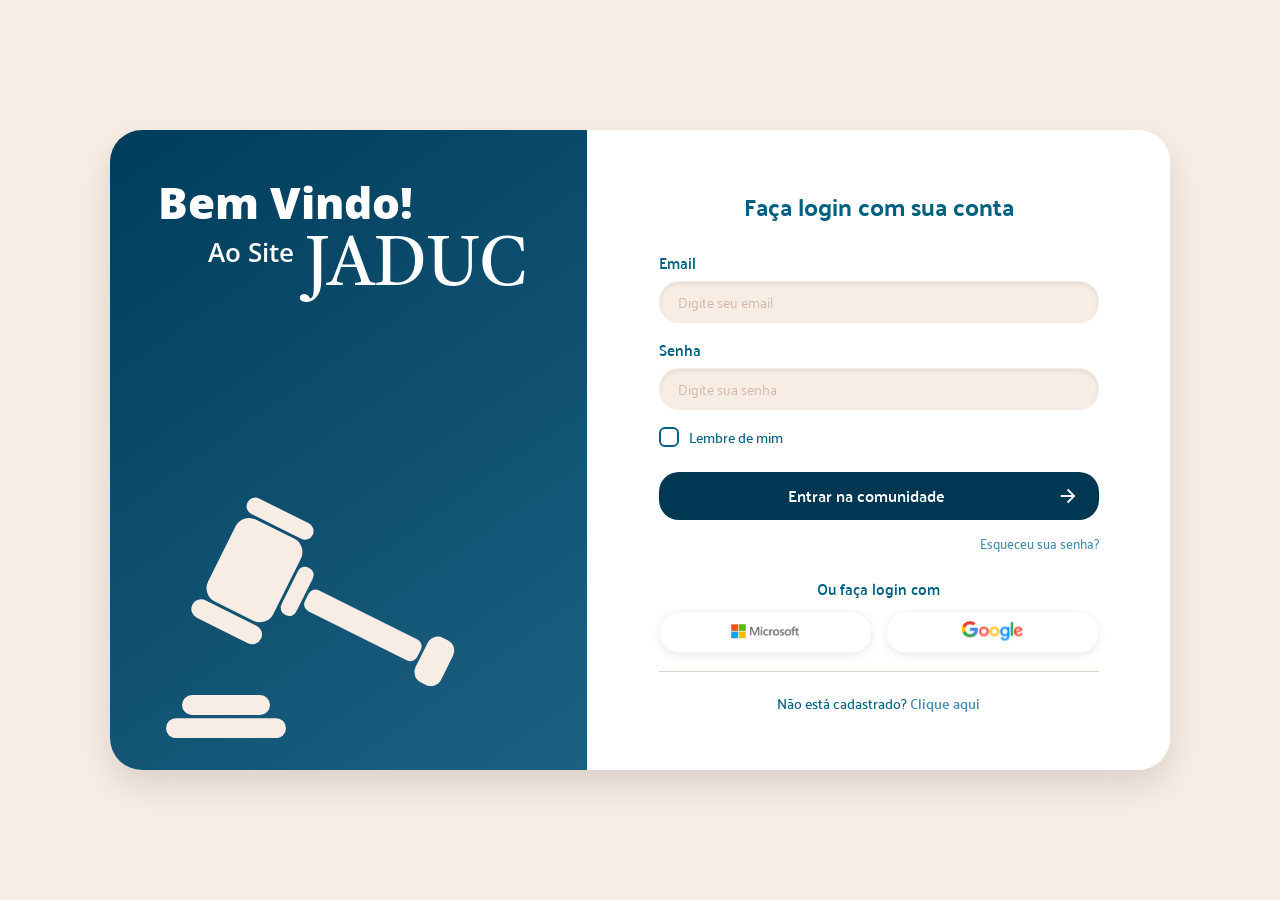
<file: Jaduc/Página de Comunidade/index.html>
<!DOCTYPE html>
<html lang="pt-BR">

<head>
    <meta charset="utf-8">
    <meta name="viewport" content="width=device-width, initial-scale=1.0">
    <meta name="description" content="Comunidade JADUC - Conecte-se com seus vizinhos em Pimentas, Guarulhos - SP">
    <title>JADUC | Comunidade</title>
    <link rel="stylesheet" href="globals.css">
    <link rel="stylesheet" href="style.css">
</head>

<body>

    <!-- ==========================================
         HEADER / NAVEGAÇÃO PRINCIPAL
    ========================================== -->
    <header class="main-header">
        <div class="header-container">
            <!-- Logo JADUC -->
            <a href="../Página de Comunidade/index.html" class="header-logo">
                <img src="../img/icon_page.svg" alt="Logo JADUC" class="logo-icon">
                <span class="logo-text">JADUC</span>
            </a>

            <!-- Navegação Principal -->
            <nav class="main-nav" aria-label="Navegação principal">
                <a href="../Página de Comunidade/index.html" class="nav-item nav-item--active" aria-current="page">
                    <img src="../img/comunidade_page.svg" alt="" class="nav-icon" aria-hidden="true">
                    <span>Comunidade</span>
                </a>

                <a href="../Página de Transparência/index.html" class="nav-item">
                    <img src="../img/trans_page.svg" alt="" class="nav-icon" aria-hidden="true">
                    <span>Transparência</span>
                </a>

                <a href="#" class="nav-item">
                    <svg class="nav-icon" viewBox="0 0 24 24" fill="none" xmlns="http://www.w3.org/2000/svg" aria-hidden="true">
                        <path d="M19 3H5C3.89543 3 3 3.89543 3 5V19C3 20.1046 3.89543 21 5 21H19C20.1046 21 21 20.1046 21 19V5C21 3.89543 20.1046 3 19 3Z" stroke="currentColor" stroke-width="2"/>
                        <path d="M7 7H17M7 11H17M7 15H13" stroke="currentColor" stroke-width="2" stroke-linecap="round"/>
                    </svg>
                    <span>Notícias</span>
                </a>
            </nav>

            <!-- Informações do Usuário -->
            <div class="header-user">
                <div class="user-location">
                    <span class="location-text" id="user-location">Pimentas, Guarul...</span>
                </div>
                <div class="user-profile">
                    <span class="user-name" id="user-name">Usuario</span>
                    <button class="user-avatar" id="user-avatar-btn" aria-label="Menu do usuário">
                        <svg viewBox="0 0 24 24" fill="none" xmlns="http://www.w3.org/2000/svg">
                            <circle cx="12" cy="8" r="4" fill="currentColor"/>
                            <path d="M6 21C6 17.134 8.686 14 12 14C15.314 14 18 17.134 18 21" stroke="currentColor" stroke-width="2" stroke-linecap="round"/>
                        </svg>
                    </button>
                </div>
                <button class="menu-toggle" aria-label="Menu hambúrguer" id="mobile-menu-toggle">
                    <span></span>
                    <span></span>
                    <span></span>
                </button>
            </div>

            <!-- Menu Dropdown do Usuário -->
            <div class="user-menu" id="user-menu">
                <button class="user-menu-item" id="logout-btn">
                    <svg viewBox="0 0 24 24" fill="none" xmlns="http://www.w3.org/2000/svg">
                        <path d="M9 21H5C3.89543 21 3 20.1046 3 19V5C3 3.89543 3.89543 3 5 3H9" stroke="currentColor" stroke-width="2" stroke-linecap="round"/>
                        <path d="M16 17L21 12M21 12L16 7M21 12H9" stroke="currentColor" stroke-width="2" stroke-linecap="round" stroke-linejoin="round"/>
                    </svg>
                    Sair
                </button>
            </div>
        </div>
    </header>

    <!-- ==========================================
         CONTEÚDO PRINCIPAL
    ========================================== -->
    <main class="community-page">

        <!-- Hero/Subtitle Section -->
        <section class="hero-section">
            <p class="hero-text">
                Conecte-se com seus vizinhos em <strong id="hero-location">Pimentas, Guarulhos - SP</strong>
            </p>
        </section>

        <!-- Filtros de Categoria -->
        <section class="filters-section">
            <button class="filter-btn filter-btn--active" data-filter="all">
                Todas as ações
            </button>
            <button class="filter-btn" data-filter="bairro">
                Meu Bairro
            </button>
            <button class="filter-btn" data-filter="voluntariado">
                Voluntariados
            </button>
            <button class="filter-btn" data-filter="debate">
                Debates
            </button>
        </section>

        <!-- Feed de Posts -->
        <section class="feed-section" id="feed-container">
            
            <!-- Post 1 -->
            <article class="post-card" data-category="voluntariado">
                <div class="post-header">
                    <div class="post-user-info">
                        <div class="user-avatar-post">
                            <span>U</span>
                        </div>
                        <div class="user-details">
                            <h3 class="post-username">Usuario</h3>
                            <div class="post-meta">
                                <svg class="location-icon" viewBox="0 0 24 24" fill="none" xmlns="http://www.w3.org/2000/svg">
                                    <path d="M12 2C8.13 2 5 5.13 5 9C5 14.25 12 22 12 22C12 22 19 14.25 19 9C19 5.13 15.87 2 12 2Z" stroke="currentColor" stroke-width="2"/>
                                    <circle cx="12" cy="9" r="2.5" stroke="currentColor" stroke-width="2"/>
                                </svg>
                                <span class="post-location">Bairro, Cidade - Estado</span>
                                <span class="post-separator">•</span>
                                <span class="post-timestamp" data-time="2026-09-14T22:00:00">0 segundos atrás</span>
                            </div>
                        </div>
                    </div>
                    <div class="post-badge">
                        <span>voluntariado</span>
                    </div>
                </div>

                <div class="post-content">
                    <h4 class="post-title">Ação, Atitude, Assunto</h4>
                    <div class="post-text">
                        <p class="post-preview">
                            Ação, Atitude, Assunto, Ação, Atitude, Assunto, Ação, Atitude, Assunto, Ação, Atitude, Assunto, Ação, Atitude, Assunto, Ação, Atitude, Assunto, Ação, Atitude, Assunto, Ação, Atitude, Assunto, Ação, Atitude, Assunto, Ação, Atitude, Assunto, Ação, Atitude, Assunto, Ação, Atitude, Assunto, Ação, Atitude, Assunto, Ação, Atitude, Assunto, Ação, Atitude, Assunto, Ação, Atitude, Assunto, Ação, Atitude, Assunto, Ação, Atitude, Assunto, Ação, Atitude, Assunto...
                        </p>
                        <p class="post-full" style="display: none;">
                            Ação, Atitude, Assunto, Ação, Atitude, Assunto, Ação, Atitude, Assunto, Ação, Atitude, Assunto, Ação, Atitude, Assunto, Ação, Atitude, Assunto, Ação, Atitude, Assunto, Ação, Atitude, Assunto, Ação, Atitude, Assunto, Ação, Atitude, Assunto, Ação, Atitude, Assunto, Ação, Atitude, Assunto, Ação, Atitude, Assunto, Ação, Atitude, Assunto, Ação, Atitude, Assunto, Ação, Atitude, Assunto, Ação, Atitude, Assunto, Ação, Atitude, Assunto, Ação, Atitude, Assunto. Este é um exemplo de post completo da comunidade JADUC onde os moradores podem compartilhar informações, organizar eventos e discutir assuntos importantes para o bairro.
                        </p>
                    </div>
                    <button class="read-more-btn">Leia mais</button>
                </div>

                <div class="post-footer">
                    <div class="post-interactions">
                        <button class="interaction-btn like-btn" aria-label="Curtir">
                            <svg class="like-icon" viewBox="0 0 24 24" fill="none" xmlns="http://www.w3.org/2000/svg">
                                <path d="M7 22V11M2 13V20C2 21.1046 2.89543 22 4 22H17.4262C18.907 22 20.1662 20.9197 20.3914 19.4562L21.4683 12.4562C21.7479 10.6389 20.3418 9 18.5032 9H15C14.4477 9 14 8.55228 14 8V4.46584C14 3.10399 12.896 2 11.5342 2C11.2093 2 10.915 2.1913 10.7831 2.48812L7.26394 10.4061C7.10344 10.7673 6.74532 11 6.35013 11H4C2.89543 11 2 11.8954 2 13Z" stroke="currentColor" stroke-width="2" stroke-linecap="round" stroke-linejoin="round"/>
                            </svg>
                            <span class="like-count">0</span>
                        </button>
                        <button class="interaction-btn comment-btn" aria-label="Comentar">
                            <svg class="comment-icon" viewBox="0 0 24 24" fill="none" xmlns="http://www.w3.org/2000/svg">
                                <path d="M21 11.5C21.0034 12.8199 20.6951 14.1219 20.1 15.3C19.3944 16.7118 18.3098 17.8992 16.9674 18.7293C15.6251 19.5594 14.0782 19.9994 12.5 20C11.1801 20.0035 9.87812 19.6951 8.7 19.1L3 21L4.9 15.3C4.30493 14.1219 3.99656 12.8199 4 11.5C4.00061 9.92179 4.44061 8.37488 5.27072 7.03258C6.10083 5.69028 7.28825 4.6056 8.7 3.90003C9.87812 3.30496 11.1801 2.99659 12.5 3.00003H13C15.0843 3.11502 17.053 3.99479 18.5291 5.47089C20.0052 6.94699 20.885 8.91568 21 11V11.5Z" stroke="currentColor" stroke-width="2" stroke-linecap="round" stroke-linejoin="round"/>
                            </svg>
                            <span class="comment-count">0</span>
                        </button>
                    </div>
                </div>
            </article>

            <!-- Post 2 -->
            <article class="post-card" data-category="debate">
                <div class="post-header">
                    <div class="post-user-info">
                        <div class="user-avatar-post">
                            <span>U</span>
                        </div>
                        <div class="user-details">
                            <h3 class="post-username">Usuario</h3>
                            <div class="post-meta">
                                <svg class="location-icon" viewBox="0 0 24 24" fill="none" xmlns="http://www.w3.org/2000/svg">
                                    <path d="M12 2C8.13 2 5 5.13 5 9C5 14.25 12 22 12 22C12 22 19 14.25 19 9C19 5.13 15.87 2 12 2Z" stroke="currentColor" stroke-width="2"/>
                                    <circle cx="12" cy="9" r="2.5" stroke="currentColor" stroke-width="2"/>
                                </svg>
                                <span class="post-location">Bairro, Cidade - Estado</span>
                                <span class="post-separator">•</span>
                                <span class="post-timestamp" data-time="2026-09-14T21:55:00">0 segundos atrás</span>
                            </div>
                        </div>
                    </div>
                    <div class="post-badge">
                        <span>Debate</span>
                    </div>
                </div>

                <div class="post-content">
                    <h4 class="post-title">Ação, Atitude, Assunto</h4>
                    <div class="post-text">
                        <p class="post-preview">
                            Ação, Atitude, Assunto.
                        </p>
                    </div>
                </div>

                <div class="post-footer">
                    <div class="post-interactions">
                        <button class="interaction-btn like-btn" aria-label="Curtir">
                            <svg class="like-icon" viewBox="0 0 24 24" fill="none" xmlns="http://www.w3.org/2000/svg">
                                <path d="M7 22V11M2 13V20C2 21.1046 2.89543 22 4 22H17.4262C18.907 22 20.1662 20.9197 20.3914 19.4562L21.4683 12.4562C21.7479 10.6389 20.3418 9 18.5032 9H15C14.4477 9 14 8.55228 14 8V4.46584C14 3.10399 12.896 2 11.5342 2C11.2093 2 10.915 2.1913 10.7831 2.48812L7.26394 10.4061C7.10344 10.7673 6.74532 11 6.35013 11H4C2.89543 11 2 11.8954 2 13Z" stroke="currentColor" stroke-width="2" stroke-linecap="round" stroke-linejoin="round"/>
                            </svg>
                            <span class="like-count">0</span>
                        </button>
                        <button class="interaction-btn comment-btn" aria-label="Comentar">
                            <svg class="comment-icon" viewBox="0 0 24 24" fill="none" xmlns="http://www.w3.org/2000/svg">
                                <path d="M21 11.5C21.0034 12.8199 20.6951 14.1219 20.1 15.3C19.3944 16.7118 18.3098 17.8992 16.9674 18.7293C15.6251 19.5594 14.0782 19.9994 12.5 20C11.1801 20.0035 9.87812 19.6951 8.7 19.1L3 21L4.9 15.3C4.30493 14.1219 3.99656 12.8199 4 11.5C4.00061 9.92179 4.44061 8.37488 5.27072 7.03258C6.10083 5.69028 7.28825 4.6056 8.7 3.90003C9.87812 3.30496 11.1801 2.99659 12.5 3.00003H13C15.0843 3.11502 17.053 3.99479 18.5291 5.47089C20.0052 6.94699 20.885 8.91568 21 11V11.5Z" stroke="currentColor" stroke-width="2" stroke-linecap="round" stroke-linejoin="round"/>
                            </svg>
                            <span class="comment-count">0</span>
                        </button>
                    </div>
                </div>
            </article>

        </section>

    </main>

    <!-- ==========================================
         FOOTER
    ========================================== -->
    <footer class="main-footer">
        <div class="footer-content">
            <div class="footer-left">
                <p>Coletividade <span class="footer-dot">•</span> Transparência <span class="footer-dot">•</span> Educação</p>
            </div>
            <div class="footer-right">
                <p><span class="copyright-symbol">©</span> 2026 Portal Jaduc - Direitos Protegidos</p>
            </div>
        </div>
    </footer>

    <!-- SCRIPT DE INTERATIVIDADE E AUTENTICAÇÃO -->
    <script src="script.js"></script>
</body>

</html>
</file>
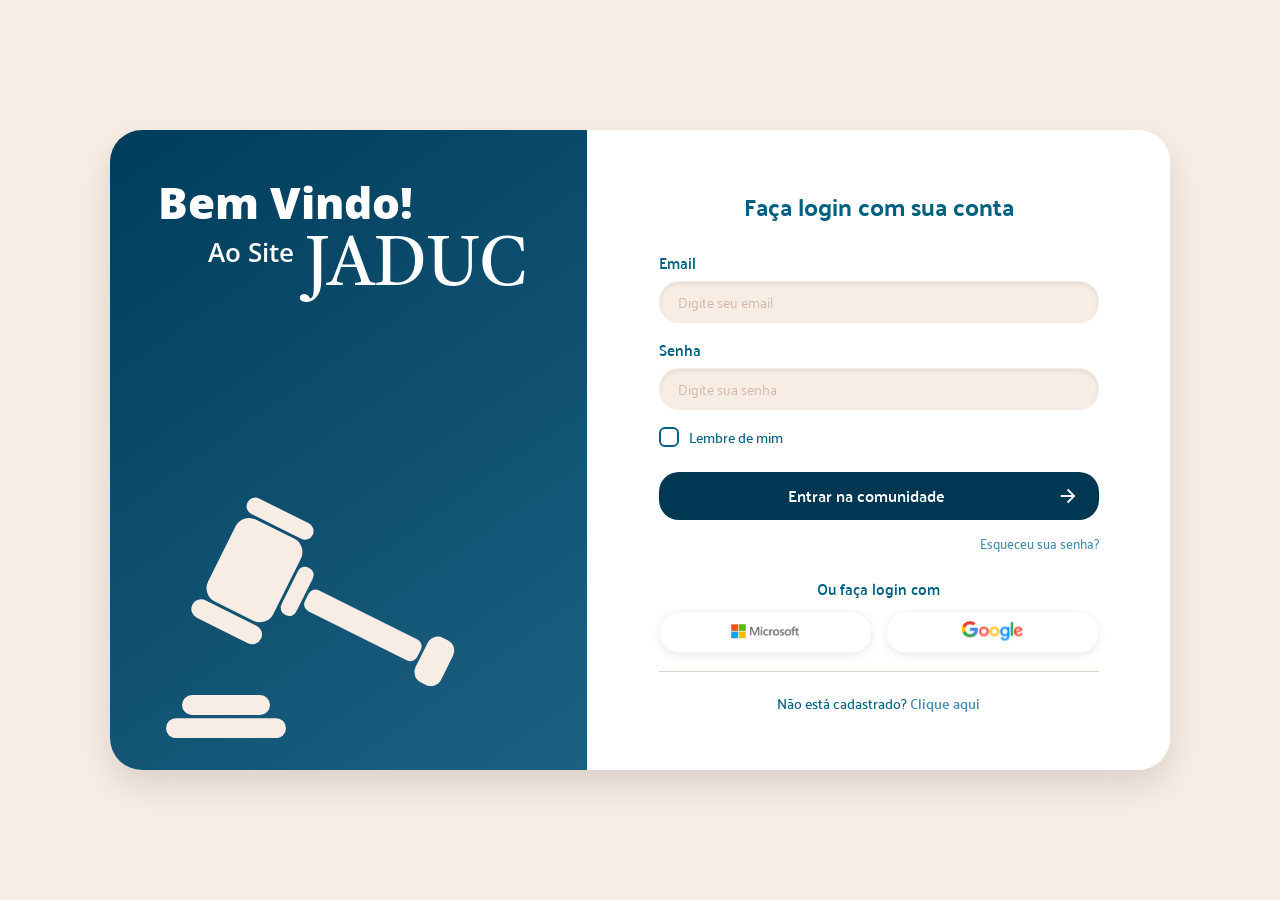
<file: Jaduc/Página de Login e Cadastro/index.html>
<!DOCTYPE html>
<html lang="pt-BR">

<head>
    <meta charset="utf-8">
    <meta name="viewport" content="width=device-width, initial-scale=1.0">
    <title>JADUC | Autenticação</title>
    <link rel="stylesheet" href="globals.css">
    <link rel="stylesheet" href="style.css">
</head>

<body>

    <main class="login-card">
        <!-- ==========================================
             PAINEL AZUL (BRANDING / ILUSTRAÇÕES)
        ========================================== -->
        <aside class="brand-panel">
            
            <!-- 1. CONTEÚDO DO LOGIN (MARTELO) -->
            <div class="brand-content brand-login">
                <div class="brand-header">
                    <h1 class="welcome-title">Bem Vindo!</h1>
                    <div class="brand-logo-group">
                        <span class="logo-subtext">Ao Site</span>
                        <span class="logo-name">JADUC</span>
                    </div>
                </div>

                <!-- Ilustração do Martelo -->
                <div class="brand-illustration" aria-hidden="true">
                    <svg xmlns="http://www.w3.org/2000/svg" viewBox="0 0 386 313" fill="none" class="martelo">
                        <rect x="74.0182" y="22.8174" width="23" height="97" rx="11.5"
                            transform="rotate(-63.5265 74.0182 22.8174)" fill="#F8EDE5" />
                        <rect x="0.000578763" y="160.23" width="26" height="102" rx="13"
                            transform="rotate(-63.5265 0.000578763 160.23)" fill="#F8EDE5" />
                        <rect x="164.966" y="125.084" width="167" height="31" rx="10"
                            transform="rotate(26.4735 164.966 125.084)" fill="#F8EDE5" />
                        <rect x="325.614" y="186.096" width="38" height="66" rx="15"
                            transform="rotate(26.4735 325.614 186.096)" fill="#F8EDE5" />
                        <rect x="151.054" y="94.6958" width="22" height="70" rx="10"
                            transform="rotate(26.4735 151.054 94.6958)" fill="#F8EDE5" />
                        <rect x="17.8492" y="135.605" width="122" height="97" rx="20"
                            transform="rotate(-63.5265 17.8492 135.605)" fill="#F8EDE5" />
                    </svg>

                    <svg xmlns="http://www.w3.org/2000/svg" viewBox="0 0 150 54" fill="none" class="base-mallet">
                        <rect x="20" y="25" width="25" height="110" rx="12.5" transform="rotate(-90 20 25)"
                            fill="#F8EDE5" />
                        <rect y="54" width="25" height="150" rx="12.5" transform="rotate(-90 0 54)" fill="#F8EDE5" />
                    </svg>
                </div>
            </div>

            <!-- 2. CONTEÚDO DO CADASTRO (BALANÇA DA JUSTIÇA) -->
            <div class="brand-content brand-register">
                <div class="brand-header">
                    <h1 class="welcome-title register-title">Vamos começar</h1>
                    <div class="brand-logo-group register-logo-group">
                        <span class="logo-subtext">o seu</span>
                        <span class="logo-name">Cadastro</span>
                    </div>
                </div>

                <!-- Ilustração Vetorial da Balança -->
                <div class="brand-illustration scale-illustration" aria-hidden="true">
                    <svg viewBox="0 0 280 230" fill="none" xmlns="http://www.w3.org/2000/svg" class="scale-svg">
                        <!-- Coluna e Base Central -->
                        <path d="M138 28L140 18L142 28C142 34 138 34 138 28Z" fill="#F8EDE5" />
                        <rect x="138" y="32" width="4" height="155" rx="2" fill="#F8EDE5" />
                        <path d="M128 187H152V192C152 195.3 149.3 198 146 198H134C130.7 198 128 195.3 128 192V187Z" fill="#F8EDE5" />
                        <rect x="120" y="198" width="40" height="12" rx="6" fill="#F8EDE5" />

                        <!-- Haste Superior Curvada -->
                        <g class="scale-beam-group">
                            <path d="M42 68C85 52 195 52 238 68" stroke="#F8EDE5" stroke-width="4" stroke-linecap="round" />
                            <circle cx="140" cy="56" r="6" fill="#F8EDE5" />

                            <!-- Prato Esquerdo -->
                            <g class="scale-pan-left">
                                <path d="M42 68L22 135M42 68L62 135" stroke="#F8EDE5" stroke-width="2" stroke-linecap="round" />
                                <path d="M20 135C20 135 42 145 64 135L62 135H22L20 135Z" fill="#F8EDE5" />
                                <path d="M22 135C22 143 42 145 62 145C82 145 62 143 62 135" stroke="#F8EDE5" stroke-width="3" />
                            </g>

                            <!-- Prato Direito -->
                            <g class="scale-pan-right">
                                <path d="M238 68L218 135M238 68L258 135" stroke="#F8EDE5" stroke-width="2" stroke-linecap="round" />
                                <path d="M216 135C216 135 238 145 260 135L258 135H218L216 135Z" fill="#F8EDE5" />
                                <path d="M218 135C218 143 238 145 258 145C278 145 258 143 258 135" stroke="#F8EDE5" stroke-width="3" />
                            </g>
                        </g>
                    </svg>
                </div>
            </div>

        </aside>

        <!-- ==========================================
             PAINEL BRANCO (FORMULÁRIOS)
        ========================================== -->
        <section class="form-panel">
            
            <!-- 1. FORMULÁRIO DE LOGIN -->
            <div class="form-content form-login">
                <h2 class="form-title">Faça login com sua conta</h2>

                <form class="login-form" autocomplete="on">
                    <div class="form-group">
                        <label for="login-email">Email</label>
                        <input type="email" id="login-email" name="email" class="input-field" placeholder="Digite seu email" required autocomplete="email">
                    </div>

                    <div class="form-group">
                        <label for="login-password">Senha</label>
                        <input type="password" id="login-password" name="password" class="input-field" placeholder="Digite sua senha" required autocomplete="current-password">
                    </div>

                    <div class="remember-row">
                        <label class="custom-checkbox">
                            <input type="checkbox" id="remember-me" name="remember-me">
                            <span class="checkmark"></span>
                            <span class="label-text">Lembre de mim</span>
                        </label>
                    </div>

                    <button type="submit" class="btn-primary">
                        <svg viewBox="0 0 24 24" class="arr-2" xmlns="http://www.w3.org/2000/svg">
                            <path d="M16.1716 10.9999L10.8076 5.63589L12.2218 4.22168L20 11.9999L12.2218 19.778L10.8076 18.3638L16.1716 12.9999H4V10.9999H16.1716Z"></path>
                        </svg>
                        <span class="text">Entrar na comunidade</span>
                        <span class="circle"></span>
                        <svg viewBox="0 0 24 24" class="arr-1" xmlns="http://www.w3.org/2000/svg">
                            <path d="M16.1716 10.9999L10.8076 5.63589L12.2218 4.22168L20 11.9999L12.2218 19.778L10.8076 18.3638L16.1716 12.9999H4V10.9999H16.1716Z"></path>
                        </svg>
                    </button>

                    <div class="forgot-row">
                        <a href="#recuperar-senha" class="link-forgot">Esqueceu sua senha?</a>
                    </div>

                    <div class="social-section">
                        <p class="social-title">Ou faça login com</p>
                        <div class="social-buttons">
                            <button type="button" class="btn-social" aria-label="Entrar com Microsoft">
                                <img src="/Jaduc/img/microsoft_icon.svg" alt="Microsoft" class="social-icon">
                            </button>
                            <button type="button" class="btn-social" aria-label="Entrar com Google">
                                <img src="/Jaduc/img/google_icon.svg" alt="Google" class="social-icon">
                            </button>
                        </div>
                    </div>

                    <hr class="divider">

                    <p class="register-text">
                        Não está cadastrado? <a href="" id="to-register-btn" class="link-register">Clique aqui</a>
                    </p>
                </form>
            </div>

            <!-- 2. FORMULÁRIO DE CADASTRO -->
            <div class="form-content form-register">
                <h2 class="form-title">Crie sua conta</h2>

                <form class="login-form" autocomplete="on">
                    <div class="form-group">
                        <label for="reg-name">Digite seu Nome</label>
                        <input type="text" id="reg-name" name="name" class="input-field" placeholder="JADUC COMUNIART" required autocomplete="given-name">
                    </div>

                    <div class="form-group">
                        <label for="reg-lastname">Digite seu Sobrenome</label>
                        <input type="text" id="reg-lastname" name="lastname" class="input-field" placeholder="Digite seu sobrenome" required autocomplete="family-name">
                    </div>

                    <div class="form-group">
                        <label for="reg-email">Digite seu Email</label>
                        <input type="email" id="reg-email" name="email" class="input-field" placeholder="Digite seu email" required autocomplete="email">
                    </div>

                    <div class="remember-row">
                        <label class="custom-checkbox">
                            <input type="checkbox" id="terms" name="terms" required>
                            <span class="checkmark"></span>
                            <span class="label-text">Eu li e aceito os termos de privacidade</span>
                        </label>
                    </div>

                    <button type="submit" class="btn-primary">
                        <svg viewBox="0 0 24 24" class="arr-2" xmlns="http://www.w3.org/2000/svg">
                            <path d="M16.1716 10.9999L10.8076 5.63589L12.2218 4.22168L20 11.9999L12.2218 19.778L10.8076 18.3638L16.1716 12.9999H4V10.9999H16.1716Z"></path>
                        </svg>
                        <span class="text">Cadastrar-se</span>
                        <span class="circle"></span>
                        <svg viewBox="0 0 24 24" class="arr-1" xmlns="http://www.w3.org/2000/svg">
                            <path d="M16.1716 10.9999L10.8076 5.63589L12.2218 4.22168L20 11.9999L12.2218 19.778L10.8076 18.3638L16.1716 12.9999H4V10.9999H16.1716Z"></path>
                        </svg>
                    </button>

                    <hr class="divider" style="margin-top: 18px;">

                    <p class="register-text">
                        Já possui uma conta? <a href="javascript:void(0)" id="to-login-btn" class="link-register">Clique aqui</a>
                    </p>
                </form>
            </div>

        </section>
    </main>

    <!-- SCRIPT DE TRANSIÇÃO -->
    <script src="script.js"></script>
</body>

</html>
</file>
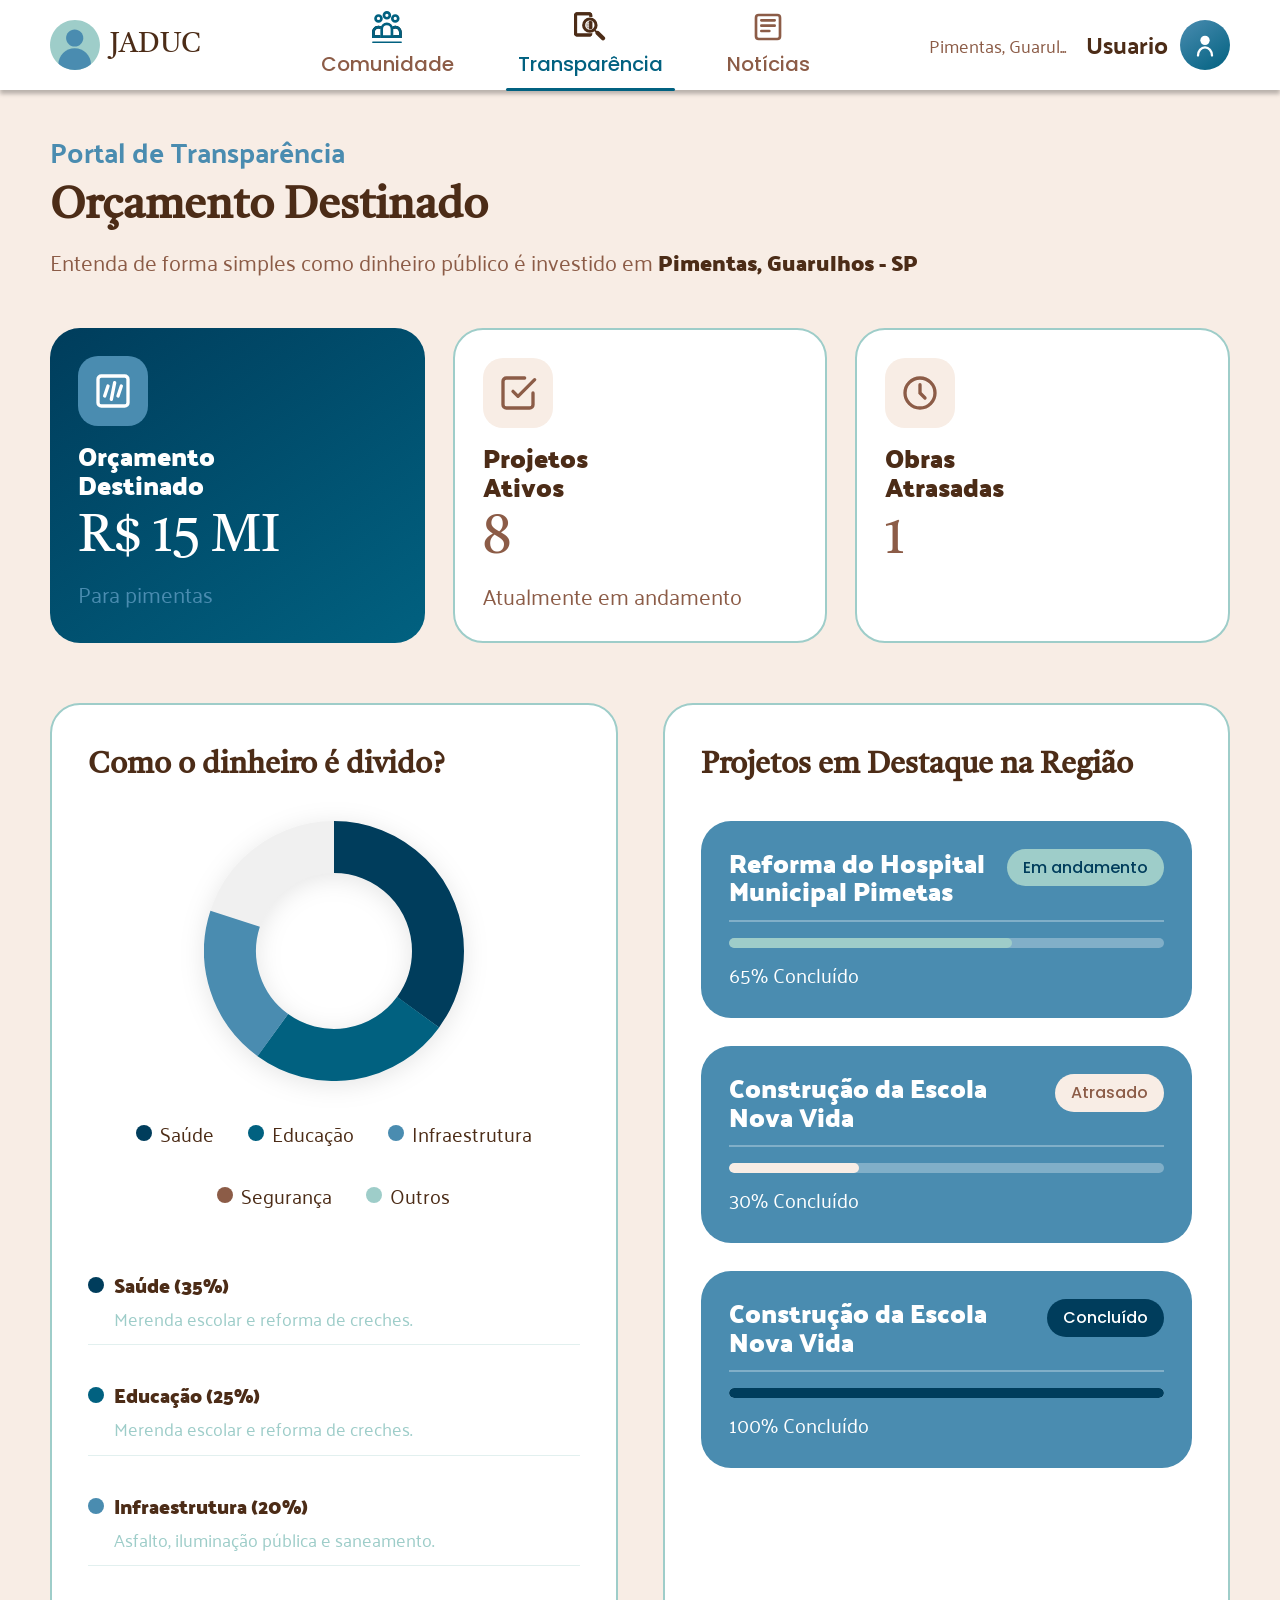
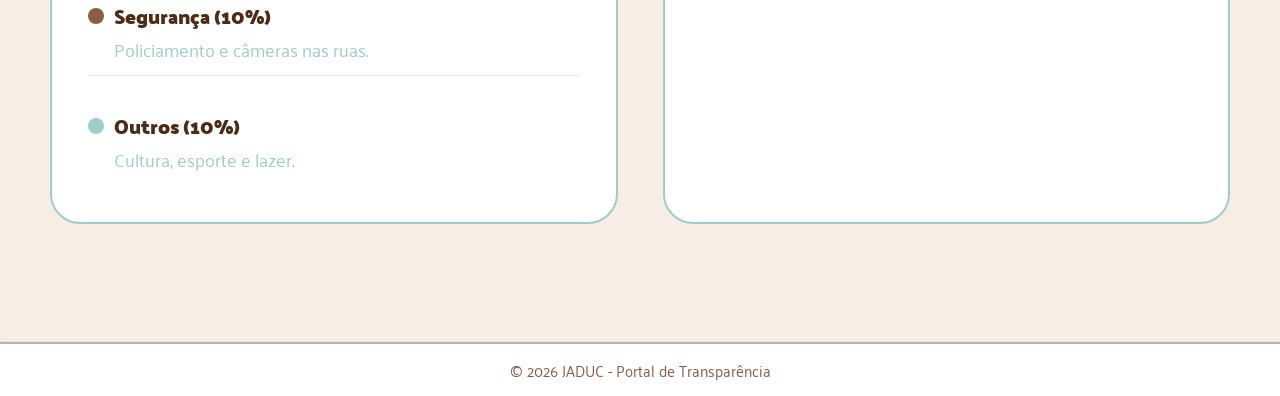
<file: Jaduc/Página de Transparência/index.html>
<!DOCTYPE html>
<html lang="pt-BR">

<head>
    <meta charset="utf-8">
    <meta name="viewport" content="width=device-width, initial-scale=1.0">
    <meta name="description"
        content="Portal de Transparência JADUC - Acompanhe como o dinheiro público é investido em Pimentas, Guarulhos - SP">
    <title>JADUC | Portal de Transparência</title>
    <link rel="stylesheet" href="globals.css">
    <link rel="stylesheet" href="style.css">
</head>

<body>

    <!-- ==========================================
         HEADER / NAVEGAÇÃO PRINCIPAL
    ========================================== -->
    <header class="main-header">
        <div class="header-container">
            <!-- Logo JADUC -->
            <div class="header-logo">
                <img src="../img/icon_page.svg" alt="Logo JADUC" class="logo-icon">
                <span class="logo-text">JADUC</span>
            </div>

            <!-- Navegação Principal -->
            <nav class="main-nav" aria-label="Navegação principal">
                <a href="../Página de Comunidade/index.html">
                    <button class="nav-item" aria-label="Comunidade">
                        <img src="../img/comunidade_page.svg" alt="" class="nav-icon" aria-hidden="true">
                        <span>Comunidade</span>
                    </button>
                </a>

                <button class="nav-item nav-item--active" aria-label="Transparência" aria-current="page">
                    <img src="../img/trans_page.svg" alt="" class="nav-icon" aria-hidden="true">
                    <span>Transparência</span>
                </button>

                <button class="nav-item" aria-label="Notícias">
                    <svg class="nav-icon" viewBox="0 0 24 24" fill="none" xmlns="http://www.w3.org/2000/svg"
                        aria-hidden="true">
                        <path
                            d="M19 3H5C3.89543 3 3 3.89543 3 5V19C3 20.1046 3.89543 21 5 21H19C20.1046 21 21 20.1046 21 19V5C21 3.89543 20.1046 3 19 3Z"
                            stroke="currentColor" stroke-width="2" />
                        <path d="M7 7H17M7 11H17M7 15H13" stroke="currentColor" stroke-width="2"
                            stroke-linecap="round" />
                    </svg>
                    <span>Notícias</span>
                </button>
            </nav>

            <!-- Informações do Usuário -->
            <div class="header-user">
                <div class="user-location">
                    <span class="location-text">Pimentas, Guarul...</span>
                </div>
                <div class="user-profile">
                    <span class="user-name">Usuario</span>
                    <div class="user-avatar">
                        <svg viewBox="0 0 24 24" fill="none" xmlns="http://www.w3.org/2000/svg">
                            <circle cx="12" cy="8" r="4" fill="currentColor" />
                            <path d="M6 21C6 17.134 8.686 14 12 14C15.314 14 18 17.134 18 21" stroke="currentColor"
                                stroke-width="2" stroke-linecap="round" />
                        </svg>
                    </div>
                </div>
                <button class="menu-toggle" aria-label="Menu hambúrguer">
                    <span></span>
                    <span></span>
                    <span></span>
                </button>
            </div>
        </div>
    </header>

    <!-- ==========================================
         CONTEÚDO PRINCIPAL
    ========================================== -->
    <main class="transparency-page">

        <!-- Hero Section -->
        <section class="hero-section">
            <p class="hero-subtitle">Portal de Transparência</p>
            <h1 class="hero-title">Orçamento Destinado</h1>
            <p class="hero-description">
                Entenda de forma simples como dinheiro público é investido em
                <strong>Pimentas, Guarulhos - SP</strong>
            </p>
        </section>

        <!-- Cards de Estatísticas -->
        <section class="stats-section">
            <div class="stats-grid">

                <!-- Card 1: Orçamento Destinado -->
                <article class="stat-card stat-card--primary">
                    <div class="stat-icon">
                        <svg viewBox="0 0 24 24" fill="none" xmlns="http://www.w3.org/2000/svg">
                            <path d="M13 7L11 17M17 9L15 15M9 9L7 15" stroke="currentColor" stroke-width="2"
                                stroke-linecap="round" />
                            <rect x="3" y="3" width="18" height="18" rx="2" stroke="currentColor" stroke-width="2" />
                        </svg>
                    </div>
                    <div class="stat-content">
                        <h3 class="stat-label">Orçamento<br>Destinado</h3>
                        <p class="stat-value">R$ 15 MI</p>
                        <p class="stat-sublabel">Para pimentas</p>
                    </div>
                </article>

                <!-- Card 2: Projetos Ativos -->
                <article class="stat-card">
                    <div class="stat-icon stat-icon--secondary">
                        <svg viewBox="0 0 24 24" fill="none" xmlns="http://www.w3.org/2000/svg">
                            <path d="M9 11L12 14L22 4" stroke="currentColor" stroke-width="2" stroke-linecap="round"
                                stroke-linejoin="round" />
                            <path
                                d="M21 12V19C21 20.1046 20.1046 21 19 21H5C3.89543 21 3 20.1046 3 19V5C3 3.89543 3.89543 3 5 3H16"
                                stroke="currentColor" stroke-width="2" stroke-linecap="round" />
                        </svg>
                    </div>
                    <div class="stat-content">
                        <h3 class="stat-label">Projetos<br>Ativos</h3>
                        <p class="stat-value stat-value--secondary">8</p>
                        <p class="stat-sublabel stat-sublabel--secondary">Atualmente em andamento</p>
                    </div>
                </article>

                <!-- Card 3: Obras Atrasadas -->
                <article class="stat-card">
                    <div class="stat-icon stat-icon--secondary">
                        <svg viewBox="0 0 24 24" fill="none" xmlns="http://www.w3.org/2000/svg">
                            <circle cx="12" cy="12" r="9" stroke="currentColor" stroke-width="2" />
                            <path d="M12 7V12L15 15" stroke="currentColor" stroke-width="2" stroke-linecap="round" />
                        </svg>
                    </div>
                    <div class="stat-content">
                        <h3 class="stat-label">Obras<br>Atrasadas</h3>
                        <p class="stat-value stat-value--secondary">1</p>
                    </div>
                </article>

            </div>
        </section>

        <!-- Seção: Como o dinheiro é divido? -->
        <section class="budget-section">
            <div class="budget-container">

                <!-- Coluna Esquerda: Gráfico -->
                <div class="budget-chart-wrapper">
                    <h2 class="section-title">Como o dinheiro é divido?</h2>

                    <div class="donut-chart-container">
                        <svg class="donut-chart" viewBox="0 0 200 200"
                            aria-label="Gráfico de distribuição do orçamento">
                            <!-- Círculo de fundo -->
                            <circle cx="100" cy="100" r="80" fill="none" stroke="#f0f0f0" stroke-width="40" />

                            <!-- Segmentos do gráfico (serão animados via JS) -->
                            <circle class="chart-segment chart-segment--health" cx="100" cy="100" r="80" fill="none"
                                stroke="var(--chart-health)" stroke-width="40" stroke-dasharray="0 502.65"
                                stroke-dashoffset="0" transform="rotate(-90 100 100)" data-percentage="35" />

                            <circle class="chart-segment chart-segment--education" cx="100" cy="100" r="80" fill="none"
                                stroke="var(--chart-education)" stroke-width="40" stroke-dasharray="0 502.65"
                                stroke-dashoffset="0" transform="rotate(-90 100 100)" data-percentage="25" />

                            <circle class="chart-segment chart-segment--infrastructure" cx="100" cy="100" r="80"
                                fill="none" stroke="var(--chart-infrastructure)" stroke-width="40"
                                stroke-dasharray="0 502.65" stroke-dashoffset="0" transform="rotate(-90 100 100)"
                                data-percentage="20" />

                            <circle class="chart-segment chart-segment--security" cx="100" cy="100" r="80" fill="none"
                                stroke="var(--chart-security)" stroke-width="40" stroke-dasharray="0 502.65"
                                stroke-dashoffset="0" transform="rotate(-90 100 100)" data-percentage="10" />

                            <circle class="chart-segment chart-segment--others" cx="100" cy="100" r="80" fill="none"
                                stroke="var(--chart-others)" stroke-width="40" stroke-dasharray="0 502.65"
                                stroke-dashoffset="0" transform="rotate(-90 100 100)" data-percentage="10" />
                        </svg>

                        <!-- Legenda do Gráfico -->
                        <div class="chart-legend">
                            <button class="legend-item" data-category="health">
                                <span class="legend-dot" style="background-color: var(--chart-health);"></span>
                                <span class="legend-label">Saúde</span>
                            </button>
                            <button class="legend-item" data-category="education">
                                <span class="legend-dot" style="background-color: var(--chart-education);"></span>
                                <span class="legend-label">Educação</span>
                            </button>
                            <button class="legend-item" data-category="infrastructure">
                                <span class="legend-dot" style="background-color: var(--chart-infrastructure);"></span>
                                <span class="legend-label">Infraestrutura</span>
                            </button>
                            <button class="legend-item" data-category="security">
                                <span class="legend-dot" style="background-color: var(--chart-security);"></span>
                                <span class="legend-label">Segurança</span>
                            </button>
                            <button class="legend-item" data-category="others">
                                <span class="legend-dot" style="background-color: var(--chart-others);"></span>
                                <span class="legend-label">Outros</span>
                            </button>
                        </div>
                    </div>

                    <!-- Lista Detalhada de Categorias -->
                    <div class="budget-details">
                        <div class="budget-item">
                            <div class="budget-item-header">
                                <span class="budget-dot" style="background-color: var(--chart-health);"></span>
                                <h3 class="budget-item-title">Saúde (35%)</h3>
                            </div>
                            <p class="budget-item-description">Merenda escolar e reforma de creches.</p>
                        </div>

                        <div class="budget-item">
                            <div class="budget-item-header">
                                <span class="budget-dot" style="background-color: var(--chart-education);"></span>
                                <h3 class="budget-item-title">Educação (25%)</h3>
                            </div>
                            <p class="budget-item-description">Merenda escolar e reforma de creches.</p>
                        </div>

                        <div class="budget-item">
                            <div class="budget-item-header">
                                <span class="budget-dot" style="background-color: var(--chart-infrastructure);"></span>
                                <h3 class="budget-item-title">Infraestrutura (20%)</h3>
                            </div>
                            <p class="budget-item-description">Asfalto, iluminação pública e saneamento.</p>
                        </div>

                        <div class="budget-item">
                            <div class="budget-item-header">
                                <span class="budget-dot" style="background-color: var(--chart-security);"></span>
                                <h3 class="budget-item-title">Segurança (10%)</h3>
                            </div>
                            <p class="budget-item-description">Policiamento e câmeras nas ruas.</p>
                        </div>

                        <div class="budget-item">
                            <div class="budget-item-header">
                                <span class="budget-dot" style="background-color: var(--chart-others);"></span>
                                <h3 class="budget-item-title">Outros (10%)</h3>
                            </div>
                            <p class="budget-item-description">Cultura, esporte e lazer.</p>
                        </div>
                    </div>
                </div>

                <!-- Coluna Direita: Projetos em Destaque -->
                <div class="projects-wrapper">
                    <h2 class="section-title">Projetos em Destaque na Região</h2>

                    <div class="projects-list">

                        <!-- Projeto 1 -->
                        <article class="project-card">
                            <div class="project-header">
                                <h3 class="project-title">Reforma do Hospital Municipal Pimetas</h3>
                                <span class="project-badge project-badge--progress">Em andamento</span>
                            </div>
                            <div class="project-progress">
                                <div class="progress-bar">
                                    <div class="progress-fill progress-fill--progress" data-progress="65"></div>
                                </div>
                                <span class="progress-label">65% Concluído</span>
                            </div>
                        </article>

                        <!-- Projeto 2 -->
                        <article class="project-card">
                            <div class="project-header">
                                <h3 class="project-title">Construção da Escola Nova Vida</h3>
                                <span class="project-badge project-badge--delayed">Atrasado</span>
                            </div>
                            <div class="project-progress">
                                <div class="progress-bar">
                                    <div class="progress-fill progress-fill--delayed" data-progress="30"></div>
                                </div>
                                <span class="progress-label">30% Concluído</span>
                            </div>
                        </article>

                        <!-- Projeto 3 -->
                        <article class="project-card">
                            <div class="project-header">
                                <h3 class="project-title">Construção da Escola Nova Vida</h3>
                                <span class="project-badge project-badge--completed">Concluído</span>
                            </div>
                            <div class="project-progress">
                                <div class="progress-bar">
                                    <div class="progress-fill progress-fill--completed" data-progress="100"></div>
                                </div>
                                <span class="progress-label">100% Concluído</span>
                            </div>
                        </article>

                    </div>
                </div>

            </div>
        </section>

    </main>

    <!-- ==========================================
         FOOTER
    ========================================== -->
    <footer class="main-footer">
        <div class="footer-content">
            <p>&copy; 2026 JADUC - Portal de Transparência</p>
        </div>
    </footer>

    <!-- SCRIPT DE INTERATIVIDADE -->
    <script src="script.js"></script>
</body>

</html>
</file>
<file: Jaduc/Página de Comunidade/globals.css>
@import url('https://fonts.googleapis.com/css2?family=Castoro:ital@0;1&family=Open+Sans:ital,wght@0,300..800;1,300..800&family=Palanquin:wght@300;400;500;600;700&family=Palanquin+Dark:wght@400;500;600;700&family=Poppins:wght@300;400;500;600;700&display=swap');

:root {
    /* Cores Principais */
    --bg-page: #f8ede5;
    --primary-blue: #003d5c;
    --primary-dark: #016180;
    --accent-blue: #4a8cb0;
    --teal-light: #9ecdc9;
    
    /* Cores Secundárias */
    --brown-dark: #4c2c17;
    --brown-medium: #8c5c47;
    --brown-light: #a17a6a;
    --white: #ffffff;
    --input-bg: #f8ede5;
    --text-muted: #d0b9a9;
    
    /* Raios de Borda */
    --radius-card: 30px;
    --radius-input: 20px;
    --radius-btn: 20px;
    --radius-small: 15px;
    
    /* Tipografia */
    --font-title: 'Open Sans', sans-serif;
    --font-serif: 'Castoro', serif;
    --font-body: 'Palanquin', sans-serif;
    --font-dark: 'Palanquin Dark', sans-serif;
    --font-poppins: 'Poppins', sans-serif;
    
    /* Sombras */
    --shadow-sm: 0 2px 8px rgba(0, 0, 0, 0.08);
    --shadow-md: 0 4px 12px rgba(0, 0, 0, 0.12);
    --shadow-lg: 0 8px 24px rgba(0, 0, 0, 0.15);
    --shadow-header: 0 4px 4px rgba(0, 0, 0, 0.25);
    --shadow-inset: inset 0 4px 4px rgba(0, 0, 0, 0.25);
    
    /* Transições */
    --transition-fast: 0.2s ease;
    --transition-normal: 0.3s ease;
    --transition-slow: 0.5s ease;
    
    /* Espaçamentos */
    --spacing-xs: 8px;
    --spacing-sm: 16px;
    --spacing-md: 24px;
    --spacing-lg: 32px;
    --spacing-xl: 48px;
}

* {
    box-sizing: border-box;
    margin: 0;
    padding: 0;
    -webkit-font-smoothing: antialiased;
    -moz-osx-font-smoothing: grayscale;
}

html {
    scroll-behavior: smooth;
}

html, body {
    min-height: 100vh;
    width: 100%;
}

body {
    background-color: var(--bg-page);
    font-family: var(--font-body);
    color: var(--brown-dark);
    line-height: 1.6;
    overflow-x: hidden;
}

a {
    text-decoration: none;
    color: inherit;
    transition: var(--transition-fast);
}

button {
    font-family: inherit;
    border: none;
    outline: none;
    cursor: pointer;
    transition: var(--transition-fast);
}

img {
    max-width: 100%;
    height: auto;
    display: block;
}

/* Utilitários */
.container {
    width: 100%;
    max-width: 1600px;
    margin: 0 auto;
    padding: 0 var(--spacing-md);
}

.visually-hidden {
    position: absolute;
    width: 1px;
    height: 1px;
    padding: 0;
    margin: -1px;
    overflow: hidden;
    clip: rect(0, 0, 0, 0);
    white-space: nowrap;
    border-width: 0;
}

/* Animações Globais */
@keyframes fadeIn {
    from {
        opacity: 0;
        transform: translateY(20px);
    }
    to {
        opacity: 1;
        transform: translateY(0);
    }
}

@keyframes slideInUp {
    from {
        opacity: 0;
        transform: translateY(30px);
    }
    to {
        opacity: 1;
        transform: translateY(0);
    }
}

@keyframes slideInLeft {
    from {
        opacity: 0;
        transform: translateX(-30px);
    }
    to {
        opacity: 1;
        transform: translateX(0);
    }
}

@keyframes slideInRight {
    from {
        opacity: 0;
        transform: translateX(30px);
    }
    to {
        opacity: 1;
        transform: translateX(0);
    }
}

@keyframes scaleIn {
    from {
        opacity: 0;
        transform: scale(0.9);
    }
    to {
        opacity: 1;
        transform: scale(1);
    }
}

@keyframes heartBeat {
    0%, 100% { transform: scale(1); }
    25% { transform: scale(1.3); }
    50% { transform: scale(1.1); }
}

@keyframes shake {
    0%, 100% { transform: translateX(0); }
    25% { transform: translateX(-10px); }
    75% { transform: translateX(10px); }
}

/* Scrollbar Customizada */
::-webkit-scrollbar {
    width: 12px;
}

::-webkit-scrollbar-track {
    background: var(--bg-page);
}

::-webkit-scrollbar-thumb {
    background: var(--accent-blue);
    border-radius: 6px;
    border: 3px solid var(--bg-page);
}

::-webkit-scrollbar-thumb:hover {
    background: var(--primary-dark);
}

/* Focus Styles para Acessibilidade */
*:focus-visible {
    outline: 3px solid var(--accent-blue);
    outline-offset: 2px;
}
</file>
<file: Jaduc/Página de Comunidade/style.css>
/* ==========================================
   HEADER / NAVEGAÇÃO
========================================== */
.main-header {
    position: fixed;
    top: 0;
    left: 0;
    right: 0;
    background-color: var(--white);
    box-shadow: var(--shadow-header);
    z-index: 1000;
    height: 90px;
}

.header-container {
    max-width: 1600px;
    margin: 0 auto;
    height: 100%;
    display: flex;
    align-items: center;
    justify-content: space-between;
    padding: 0 60px;
}

.header-logo {
    display: flex;
    align-items: center;
    gap: 10px;
    cursor: pointer;
    transition: var(--transition-fast);
}

.header-logo:hover {
    transform: scale(1.05);
}

.logo-icon {
    width: 50px;
    height: 50px;
}

.logo-text {
    font-family: var(--font-serif);
    font-size: 28px;
    color: var(--brown-dark);
    font-weight: 400;
}

.main-nav {
    display: flex;
    align-items: center;
    gap: 40px;
}

.nav-item {
    display: flex;
    flex-direction: column;
    align-items: center;
    gap: 6px;
    background: none;
    border: none;
    color: var(--brown-medium);
    font-family: var(--font-poppins);
    font-size: 20px;
    font-weight: 500;
    cursor: pointer;
    position: relative;
    padding: 6px 12px;
    transition: var(--transition-fast);
    text-decoration: none;
}

.nav-item:hover {
    color: var(--primary-dark);
    transform: translateY(-2px);
}

.nav-icon {
    width: 32px;
    height: 32px;
    color: currentColor;
}

.nav-item--active {
    color: var(--primary-dark);
}

.nav-item--active::after {
    content: '';
    position: absolute;
    bottom: -6px;
    left: 0;
    right: 0;
    height: 3px;
    background-color: var(--primary-dark);
    border-radius: 2px;
    animation: slideInLeft 0.3s ease;
}

.header-user {
    display: flex;
    align-items: center;
    gap: 20px;
    position: relative;
}

.user-location {
    text-align: right;
}

.location-text {
    font-family: var(--font-body);
    font-size: 18px;
    color: var(--brown-medium);
}

.user-profile {
    display: flex;
    flex-direction: row;
    align-items: center;
    gap: 12px;
}

.user-name {
    font-family: var(--font-dark);
    font-size: 24px;
    color: var(--brown-dark);
}

.user-avatar {
    width: 50px;
    height: 50px;
    background: linear-gradient(145deg, var(--accent-blue), var(--primary-dark));
    border-radius: 50%;
    display: flex;
    align-items: center;
    justify-content: center;
    color: var(--white);
    cursor: pointer;
    transition: var(--transition-fast);
    flex-shrink: 0;
    border: none;
}

.user-avatar:hover {
    transform: scale(1.1);
    box-shadow: var(--shadow-md);
}

.user-avatar svg {
    width: 28px;
    height: 28px;
}

/* Menu Dropdown do Usuário */
.user-menu {
    position: absolute;
    top: calc(100% + 10px);
    right: 0;
    background: var(--white);
    border-radius: 12px;
    box-shadow: var(--shadow-lg);
    padding: 8px;
    min-width: 150px;
    opacity: 0;
    visibility: hidden;
    transform: translateY(-10px);
    transition: all var(--transition-fast);
    z-index: 1001;
}

.user-menu.show {
    opacity: 1;
    visibility: visible;
    transform: translateY(0);
}

.user-menu-item {
    width: 100%;
    display: flex;
    align-items: center;
    gap: 10px;
    padding: 12px 16px;
    background: none;
    border: none;
    border-radius: 8px;
    font-family: var(--font-body);
    font-size: 16px;
    color: var(--brown-dark);
    cursor: pointer;
    transition: var(--transition-fast);
}

.user-menu-item:hover {
    background-color: var(--bg-page);
}

.user-menu-item svg {
    width: 20px;
    height: 20px;
    color: var(--brown-medium);
}

.menu-toggle {
    display: none;
    flex-direction: column;
    gap: 6px;
    background: none;
    padding: 8px;
}

.menu-toggle span {
    width: 30px;
    height: 3px;
    background-color: var(--brown-dark);
    border-radius: 2px;
    transition: var(--transition-fast);
}

/* ==========================================
   CONTEÚDO PRINCIPAL
========================================== */
.community-page {
    margin-top: 90px;
    padding: 32px 50px 50px;
    max-width: 1400px;
    margin-left: auto;
    margin-right: auto;
    min-height: calc(100vh - 90px - 48px);
}

/* ==========================================
   HERO SECTION
========================================== */
.hero-section {
    margin-bottom: 32px;
    animation: fadeIn 0.6s ease;
}

.hero-text {
    font-family: var(--font-body);
    font-size: 20px;
    color: var(--brown-medium);
    line-height: 1.4;
}

.hero-text strong {
    font-family: var(--font-body);
    font-weight: 700;
    color: var(--brown-dark);
}

/* ==========================================
   FILTROS DE CATEGORIA
========================================== */
.filters-section {
    display: flex;
    gap: 16px;
    margin-bottom: 32px;
    flex-wrap: wrap;
    animation: slideInLeft 0.5s ease;
}

.filter-btn {
    padding: 10px 28px;
    border-radius: 30px;
    font-family: var(--font-body);
    font-size: 20px;
    background: var(--white);
    color: var(--brown-light);
    box-shadow: var(--shadow-sm);
    transition: all var(--transition-normal);
    border: none;
    cursor: pointer;
}

.filter-btn:hover {
    transform: translateY(-2px);
    box-shadow: var(--shadow-md);
}

.filter-btn--active {
    background: var(--primary-dark);
    color: var(--white);
    box-shadow: var(--shadow-md);
}

/* ==========================================
   FEED DE POSTS
========================================== */
.feed-section {
    display: flex;
    flex-direction: column;
    gap: 20px;
}

.post-card {
    background: var(--white);
    border: 2px solid var(--teal-light);
    border-radius: var(--radius-card);
    padding: 28px;
    transition: all var(--transition-normal);
    animation: slideInUp 0.5s ease backwards;
}

.post-card:nth-child(1) {
    animation-delay: 0.1s;
}

.post-card:nth-child(2) {
    animation-delay: 0.2s;
}

.post-card:nth-child(3) {
    animation-delay: 0.3s;
}

.post-card:hover {
    transform: translateY(-4px);
    box-shadow: var(--shadow-lg);
}

/* Header do Post */
.post-header {
    display: flex;
    justify-content: space-between;
    align-items: flex-start;
    margin-bottom: 16px;
    gap: 14px;
}

.post-user-info {
    display: flex;
    gap: 14px;
    align-items: flex-start;
    flex: 1;
}

.user-avatar-post {
    width: 56px;
    height: 56px;
    border-radius: 50%;
    background: var(--teal-light);
    display: flex;
    align-items: center;
    justify-content: center;
    font-family: var(--font-title);
    font-size: 32px;
    font-weight: 600;
    color: var(--accent-blue);
    flex-shrink: 0;
}

.user-details {
    display: flex;
    flex-direction: column;
    gap: 4px;
    flex: 1;
}

.post-username {
    font-family: var(--font-dark);
    font-size: 28px;
    color: var(--brown-dark);
    line-height: 1;
}

.post-meta {
    display: flex;
    align-items: center;
    gap: 8px;
    font-family: var(--font-body);
    font-size: 20px;
    color: var(--brown-medium);
}

.location-icon {
    width: 16px;
    height: 16px;
    color: var(--brown-medium);
}

.post-separator {
    color: var(--brown-medium);
}

/* Badge de Categoria */
.post-badge {
    flex-shrink: 0;
}

.post-badge span {
    display: inline-block;
    padding: 6px 20px;
    border-radius: 30px;
    background: var(--bg-page);
    color: var(--accent-blue);
    font-family: var(--font-body);
    font-size: 26px;
    box-shadow: var(--shadow-inset);
}

/* Conteúdo do Post */
.post-content {
    margin-bottom: 16px;
}

.post-title {
    font-family: var(--font-dark);
    font-size: 28px;
    color: var(--brown-dark);
    margin-bottom: 12px;
    line-height: 1.2;
}

.post-text {
    font-family: var(--font-body);
    font-size: 20px;
    color: var(--brown-medium);
    line-height: 1.5;
    margin-bottom: 10px;
}

.post-preview {
    display: block;
}

.post-full {
    display: none;
}

.post-text.expanded .post-preview {
    display: none;
}

.post-text.expanded .post-full {
    display: block;
}

.read-more-btn {
    background: none;
    border: none;
    color: var(--accent-blue);
    font-family: var(--font-body);
    font-size: 20px;
    cursor: pointer;
    padding: 0;
    transition: var(--transition-fast);
}

.read-more-btn:hover {
    color: var(--primary-dark);
    text-decoration: underline;
}

/* Footer do Post (Interações) */
.post-footer {
    padding-top: 16px;
    border-top: 2px solid var(--teal-light);
}

.post-interactions {
    display: flex;
    gap: 20px;
}

.interaction-btn {
    display: flex;
    align-items: center;
    gap: 8px;
    background: none;
    border: none;
    color: var(--brown-medium);
    font-family: var(--font-body);
    font-size: 26px;
    cursor: pointer;
    padding: 6px 14px;
    border-radius: 12px;
    transition: all var(--transition-fast);
}

.interaction-btn:hover {
    background-color: rgba(158, 205, 201, 0.1);
    transform: translateY(-2px);
}

.interaction-btn svg {
    width: 28px;
    height: 28px;
    color: currentColor;
}

.like-btn.liked {
    color: var(--primary-dark);
    animation: heartBeat 0.5s ease;
}

.like-btn.liked svg {
    fill: var(--primary-dark);
}

/* ==========================================
   FOOTER
========================================== */
.main-footer {
    background-color: var(--white);
    box-shadow: 0 -2px 1px rgba(0, 0, 0, 0.25);
    padding: 14px 0;
}

.footer-content {
    max-width: 1400px;
    margin: 0 auto;
    padding: 0 50px;
    display: flex;
    justify-content: space-between;
    align-items: center;
    font-family: var(--font-poppins);
    font-size: 14px;
    color: var(--brown-medium);
}

.footer-left,
.footer-right {
    display: flex;
    align-items: center;
}

.footer-dot {
    margin: 0 8px;
    font-size: 8px;
}

.copyright-symbol {
    display: inline-block;
    margin-right: 4px;
}

/* ==========================================
   ESTADOS DE FILTRO
========================================== */
.post-card.hidden {
    display: none;
}

/* ==========================================
   RESPONSIVIDADE
========================================== */

/* Laptops menores (1440px) */
@media (max-width: 1440px) {
    .header-container,
    .community-page,
    .footer-content {
        padding-left: 50px;
        padding-right: 50px;
    }

    .post-card {
        padding: 28px;
    }

    .filter-btn {
        font-size: 22px;
        padding: 10px 28px;
    }
}

/* Tablets (1024px) */
@media (max-width: 1024px) {
    .main-header {
        height: 80px;
    }

    .header-container {
        padding: 0 40px;
    }

    .logo-icon {
        width: 45px;
        height: 45px;
    }

    .logo-text {
        font-size: 24px;
    }

    .main-nav {
        gap: 30px;
    }

    .nav-item {
        font-size: 18px;
    }

    .nav-icon {
        width: 28px;
        height: 28px;
    }

    .user-name {
        font-size: 20px;
    }

    .location-text {
        font-size: 16px;
    }

    .user-avatar {
        width: 45px;
        height: 45px;
    }

    .community-page {
        margin-top: 80px;
        padding: 32px 40px;
    }

    .hero-text {
        font-size: 20px;
    }

    .filters-section {
        gap: 16px;
    }

    .filter-btn {
        font-size: 20px;
        padding: 10px 24px;
    }

    .post-card {
        padding: 24px;
    }

    .user-avatar-post {
        width: 56px;
        height: 56px;
        font-size: 32px;
    }

    .post-username {
        font-size: 28px;
    }

    .post-meta {
        font-size: 20px;
    }

    .post-badge span {
        font-size: 26px;
        padding: 6px 20px;
    }

    .post-title {
        font-size: 28px;
    }

    .post-text {
        font-size: 20px;
    }

    .read-more-btn {
        font-size: 20px;
    }

    .interaction-btn {
        font-size: 26px;
    }

    .interaction-btn svg {
        width: 28px;
        height: 28px;
    }
}

/* Mobile (768px) */
@media (max-width: 768px) {
    .main-header {
        height: 70px;
    }

    .header-container {
        padding: 0 20px;
    }

    .logo-icon {
        width: 40px;
        height: 40px;
    }

    .logo-text {
        font-size: 20px;
    }

    .main-nav {
        position: fixed;
        top: 70px;
        left: 0;
        right: 0;
        background-color: var(--white);
        flex-direction: column;
        gap: 0;
        padding: 20px;
        box-shadow: var(--shadow-md);
        transform: translateY(-100%);
        opacity: 0;
        pointer-events: none;
        transition: all var(--transition-normal);
    }

    .main-nav.is-open {
        transform: translateY(0);
        opacity: 1;
        pointer-events: auto;
    }

    .nav-item {
        width: 100%;
        padding: 16px;
        border-bottom: 1px solid var(--bg-page);
        flex-direction: row;
        justify-content: flex-start;
        gap: 12px;
    }

    .nav-item::after {
        display: none;
    }

    .menu-toggle {
        display: flex;
    }

    .user-location {
        display: none;
    }

    .user-profile {
        flex-direction: row;
        align-items: center;
        gap: 10px;
    }

    .user-name {
        font-size: 18px;
    }

    .user-avatar {
        width: 40px;
        height: 40px;
    }

    .user-avatar svg {
        width: 24px;
        height: 24px;
    }

    .community-page {
        margin-top: 70px;
        padding: 24px 20px;
    }

    .hero-section {
        margin-bottom: 32px;
    }

    .hero-text {
        font-size: 18px;
    }

    .filters-section {
        flex-direction: column;
        gap: 12px;
    }

    .filter-btn {
        width: 100%;
        font-size: 18px;
        padding: 12px 24px;
    }

    .post-card {
        padding: 20px;
    }

    .post-header {
        flex-direction: column;
        align-items: flex-start;
    }

    .post-badge {
        align-self: flex-start;
    }

    .user-avatar-post {
        width: 50px;
        height: 50px;
        font-size: 28px;
    }

    .post-username {
        font-size: 24px;
    }

    .post-meta {
        font-size: 16px;
        flex-wrap: wrap;
    }

    .post-badge span {
        font-size: 20px;
        padding: 6px 16px;
    }

    .post-title {
        font-size: 24px;
    }

    .post-text {
        font-size: 18px;
    }

    .read-more-btn {
        font-size: 18px;
    }

    .interaction-btn {
        font-size: 22px;
        padding: 6px 12px;
    }

    .interaction-btn svg {
        width: 24px;
        height: 24px;
    }

    .footer-content {
        flex-direction: column;
        gap: 8px;
        padding: 0 20px;
        font-size: 13px;
        text-align: center;
    }
}

/* Mobile pequeno (480px) */
@media (max-width: 480px) {
    .hero-text {
        font-size: 16px;
    }

    .filter-btn {
        font-size: 16px;
    }

    .post-username {
        font-size: 20px;
    }

    .post-title {
        font-size: 20px;
    }

    .post-text {
        font-size: 16px;
    }

    .post-badge span {
        font-size: 18px;
    }

    .interaction-btn {
        font-size: 20px;
    }
}
</file>
<file: Jaduc/Página de Login e Cadastro/globals.css>
@import url('https://fonts.googleapis.com/css2?family=Castoro:ital@0;1&family=Open+Sans:ital,wght@0,300..800;1,300..800&family=Palanquin:wght@300;400;500;600;700&display=swap');

:root {
    --bg-page: #f8ede5;
    --primary-blue: #003d5c;
    --primary-dark: #016180;
    --accent-blue: #4a8cb0;
    --input-bg: #f8ede5;
    --text-muted: #d0b9a9;
    --white: #ffffff;
    
    --radius-card: 32px;
    --radius-input: 20px;
    --radius-btn: 20px;

    --font-title: 'Open Sans', sans-serif;
    --font-serif: 'Castoro', serif;
    --font-body: 'Palanquin', sans-serif;
}

* {
    box-sizing: border-box;
    margin: 0;
    padding: 0;
    -webkit-font-smoothing: antialiased;
}

html, body {
    min-height: 100vh;
    width: 100%;
}

body {
    background-color: var(--bg-page);
    font-family: var(--font-body);
    display: flex;
    align-items: center;
    justify-content: center;
    padding: 24px;
}

a {
    text-decoration: none;
    color: inherit;
}

button {
    font-family: inherit;
    border: none;
    outline: none;
}
</file>
<file: Jaduc/Página de Login e Cadastro/style.css>
/* CONTAINER PRINCIPAL (CARD) */
.login-card {
    display: flex;
    width: 100%;
    max-width: 1060px;
    min-height: 640px;
    background-color: var(--white);
    border-radius: var(--radius-card);
    box-shadow: 0 15px 35px rgba(0, 0, 0, 0.12);
    overflow: hidden;
    position: relative;
    animation: slideRightIn 0.6s ease-out forwards;
}

@keyframes slideRightIn {
    from {
        opacity: 0;
        transform: translateX(-50px);
    }

    to {
        opacity: 1;
        transform: translateX(0);
    }
}

/* -------------------------------------------
   ESTRUTURA DE SLIDE DOS PAINÉIS
------------------------------------------- */
.brand-panel {
    flex: 0 0 45%;
    background: linear-gradient(145deg, #003d5c 0%, #1d6182 100%);
    position: relative;
    color: var(--white);
    user-select: none;
    transition: transform 0.75s cubic-bezier(0.65, 0, 0.35, 1);
    z-index: 2;
}

.form-panel {
    flex: 1;
    position: relative;
    background-color: var(--white);
    user-select: none;
    transition: transform 0.75s cubic-bezier(0.65, 0, 0.35, 1);
    z-index: 1;
}

/* ===========================================
   ESTADO DO CADASTRO (.is-signup ATIVO)
   Inverte os dois lados com deslizamento suave
=========================================== */
.login-card.is-signup .brand-panel {
    transform: translateX(122.2%);
    /* Desliza o painel azul para a direita */
}

.login-card.is-signup .form-panel {
    transform: translateX(-81.8%);
    /* Desliza o painel branco para a esquerda */
}

/* -------------------------------------------
   EFEITO "FUMAÇA" / CROSSFADE INTERNO
------------------------------------------- */
.brand-content,
.form-content {
    position: absolute;
    inset: 0;
    padding: 48px 40px 32px 48px;
    display: flex;
    flex-direction: column;
    justify-content: space-between;
    transition: opacity 0.45s ease, filter 0.45s ease, transform 0.5s cubic-bezier(0.25, 1, 0.5, 1);
}

.form-content {
    padding: 24px 56px;
    justify-content: center;
}

/* Visibilidade padrão (Login ativo) */
.brand-login,
.form-login {
    opacity: 1;
    filter: blur(0px);
    transform: scale(1);
    pointer-events: auto;
    z-index: 2;
}

.brand-register,
.form-register {
    opacity: 0;
    filter: blur(8px);
    transform: scale(0.96);
    pointer-events: none;
    z-index: 1;
}

/* Visibilidade quando no estado Cadastro */
.login-card.is-signup .brand-login,
.login-card.is-signup .form-login {
    opacity: 0;
    filter: blur(8px);
    transform: scale(0.96);
    pointer-events: none;
}

.login-card.is-signup .brand-register,
.login-card.is-signup .form-register {
    opacity: 1;
    filter: blur(0px);
    transform: scale(1);
    pointer-events: auto;
    transition-delay: 0.2s;
    /* Efeito fumaça surge após o início do slide */
}

/* -------------------------------------------
   TIPOGRAFIA DO BRANDING
------------------------------------------- */
.brand-header {
    display: flex;
    flex-direction: column;
    gap: 4px;
}

.welcome-title {
    font-family: var(--font-title);
    font-size: 44px;
    font-weight: 800;
    line-height: 1.1;
}

.brand-logo-group {
    display: flex;
    align-items: baseline;
    gap: 12px;
    margin-top: 4px;
    margin-left: 50px;
}

.register-logo-group {
    margin-left: 10px;
}

.logo-subtext {
    font-family: var(--font-title);
    font-size: 26px;
    font-weight: 600;
    align-self: flex-start;
    white-space: nowrap;
}

.logo-name {
    font-family: var(--font-serif);
    font-size: 68px;
    line-height: 1;
    font-weight: 400;
}

/* -------------------------------------------
   ILUSTRAÇÃO 1: MARTELO (LOGIN)
------------------------------------------- */
.brand-illustration {
    position: relative;
    width: 100%;
    max-width: 320px;
    height: 220px;
    margin-top: auto;
    align-self: flex-start;
    cursor: pointer;
    overflow: visible;
    pointer-events: none;
}

.base-mallet {
    position: absolute;
    bottom: 0;
    left: 8px;
    width: 120px;
    height: auto;
    z-index: 1;
    transform-origin: center bottom;
    transition: transform 0.2s ease-out;
}

.martelo {
    position: absolute;
    bottom: 10px;
    left: 30px;
    width: 290px;
    height: auto;
    z-index: 2;
    overflow: visible;
    transform-origin: 90% 75%;
    transition: transform 0.3s ease-out;
}

.brand-panel:hover .martelo {
    animation: strikeMartelo 1.25s cubic-bezier(0.25, 1, 0.5, 1) infinite;
}

.brand-panel:hover .base-mallet {
    animation: impactBase 1.25s cubic-bezier(0.25, 1, 0.5, 1) infinite;
}

@keyframes strikeMartelo {
    0% {
        transform: rotate(0deg);
    }

    20% {
        transform: rotate(12deg);
    }

    45% {
        transform: rotate(-14deg);
    }

    54% {
        transform: rotate(-7deg);
    }

    63% {
        transform: rotate(-14deg);
    }

    80% {
        transform: rotate(0deg);
    }

    100% {
        transform: rotate(0deg);
    }
}

@keyframes impactBase {

    0%,
    41% {
        transform: translateY(0) scale(1);
    }

    45% {
        transform: translateY(3px) scaleY(0.92) scaleX(1.03);
    }

    52% {
        transform: translateY(-1px) scale(1);
    }

    58% {
        transform: translateY(1.5px) scaleY(0.97);
    }

    65%,
    100% {
        transform: translateY(0) scale(1);
    }
}

/* -------------------------------------------
   ILUSTRAÇÃO 2: BALANÇA DA JUSTIÇA (CADASTRO)
------------------------------------------- */
.scale-illustration {
    max-width: 300px;
    width: 100%;
    height: auto;
    margin-bottom: 7px;
}

.scale-svg {
    width: 100%;
    height: 100%;
    display: block;
}

.scale-beam-group {
    transform-origin: 140px 56px;
    transition: transform 0.4s ease;
}

/* Leve oscilação da balança ao passar o mouse */
.brand-panel:hover .scale-beam-group {
    animation: balanceSwing 3s ease-in-out infinite;
}

@keyframes balanceSwing {

    0%,
    100% {
        transform: rotate(0deg);
    }

    25% {
        transform: rotate(4deg);
    }

    75% {
        transform: rotate(-4deg);
    }
}

/* -------------------------------------------
   FORMULÁRIOS & INPUTS
------------------------------------------- */
.form-title {
    color: var(--primary-dark);
    font-size: 24px;
    font-weight: 700;
    text-align: center;
    margin-bottom: 20px;
}

.login-form {
    display: flex;
    flex-direction: column;
    gap: 12px;
    width: 100%;
    max-width: 440px;
    margin: 0 auto;
}

.form-group {
    display: flex;
    flex-direction: column;
    gap: 4px;
}

.form-group label {
    color: var(--primary-dark);
    font-size: 15px;
    font-weight: 600;
}

.input-field {
    width: 100%;
    height: 42px;
    background-color: var(--input-bg);
    border: 1px solid transparent;
    border-radius: var(--radius-input);
    padding: 0 18px;
    font-size: 14px;
    font-family: var(--font-body);
    color: var(--primary-dark);
    box-shadow: inset 0 2px 4px rgba(0, 0, 0, 0.08);
    transition: border-color 0.2s, background-color 0.2s;
}

.input-field::placeholder {
    color: var(--text-muted);
}

.input-field:focus {
    outline: none;
    border-color: var(--accent-blue);
    background-color: #fcf5f0;
}

/* MENSAGEM DE ERRO */
.error-message {
    background-color: #ff4444;
    color: white;
    padding: 12px 20px;
    border-radius: 12px;
    margin-bottom: 16px;
    font-family: var(--font-body);
    font-size: 14px;
    text-align: center;
    display: none;
    animation: shake 0.5s ease;
}

@keyframes shake {
    0%, 100% { transform: translateX(0); }
    25% { transform: translateX(-10px); }
    50% { transform: translateX(10px); }
    75% { transform: translateX(-10px); }
}

/* CHECKBOX CUSTOMIZADO */
.remember-row {
    margin: 2px 0;
}

.custom-checkbox {
    display: inline-flex;
    align-items: center;
    gap: 10px;
    cursor: pointer;
    user-select: none;
}

.custom-checkbox input {
    display: none;
}

.custom-checkbox .checkmark {
    width: 20px;
    height: 20px;
    border: 2px solid var(--primary-dark);
    border-radius: 6px;
    background-color: var(--white);
    display: flex;
    align-items: center;
    justify-content: center;
    transition: all 0.2s ease;
    flex-shrink: 0;
}

.custom-checkbox input:checked+.checkmark {
    background-color: var(--primary-dark);
    background-image: url("data:image/svg+xml,%3Csvg xmlns='http://www.w3.org/2000/svg' viewBox='0 0 24 24'%3E%3Cpath d='M5 12.5l4.2 4.2L19 7' fill='none' stroke='%23ffffff' stroke-linecap='round' stroke-linejoin='round' stroke-width='3'/%3E%3C/svg%3E");
    background-size: 13px;
    background-position: center;
    background-repeat: no-repeat;
}

.custom-checkbox .label-text {
    color: var(--primary-dark);
    font-size: 14px;
    font-weight: 500;
}

/* BOTÃO ANIMADO */
.btn-primary {
    position: relative;
    display: flex;
    align-items: center;
    justify-content: center;
    gap: 4px;
    padding: 14px 36px;
    border: 4px solid transparent;
    height: 48px;
    background-color: #003853;
    color: var(--white);
    box-shadow: 0 0 0 2px var(--white);
    font-size: 16px;
    font-weight: 600;
    border-radius: var(--radius-btn);
    cursor: pointer;
    margin-top: 4px;
    overflow: hidden;
    transition: all 0.6s cubic-bezier(0.23, 1, 0.32, 1);
}

.btn-primary svg {
    position: absolute;
    width: 22px;
    fill: var(--white);
    z-index: 9;
    transition: all 0.8s cubic-bezier(0.23, 1, 0.32, 1);
}

.btn-primary .arr-1 {
    right: 16px;
}

.btn-primary .arr-2 {
    left: -25%;
}

.btn-primary .circle {
    position: absolute;
    top: 50%;
    left: 50%;
    transform: translate(-50%, -50%);
    width: 20px;
    height: 20px;
    background-color: var(--white);
    border-radius: 50%;
    opacity: 0;
    transition: all 0.8s cubic-bezier(0.3, 1, 0.32, 1);
}

.btn-primary .text {
    position: relative;
    z-index: 1;
    transform: translateX(-12px);
    transition: all 0.8s cubic-bezier(0.23, 1, 0.32, 1);
}

.btn-primary:hover {
    box-shadow: 0 0 0 12px transparent;
    color: #212121;
    border-radius: 12px;
}

.btn-primary:hover .arr-1 {
    right: -25%;
}

.btn-primary:hover .arr-2 {
    left: 16px;
}

.btn-primary:hover .text {
    transform: translateX(12px);
}

.btn-primary:hover svg {
    fill: #212121;
}

.btn-primary:active {
    scale: 0.96;
    box-shadow: 0 0 0 4px #003d5c;
}

.btn-primary:hover .circle {
    width: 500px;
    height: 220px;
    opacity: 1;
}

/* LINKS E REDES SOCIAIS */
.forgot-row {
    text-align: right;
    margin-top: -4px;
}

.link-forgot {
    color: var(--accent-blue);
    font-size: 13px;
    font-weight: 500;
}

.link-forgot:hover {
    text-decoration: underline;
}

.social-section {
    display: flex;
    flex-direction: column;
    align-items: center;
    gap: 8px;
    margin-top: 6px;
}

.social-title {
    color: var(--primary-dark);
    font-size: 15px;
    font-weight: 600;
}

.social-buttons {
    display: flex;
    gap: 14px;
    width: 100%;
}

.btn-social {
    flex: 1;
    height: 42px;
    background-color: var(--white);
    border-radius: var(--radius-btn);
    box-shadow: 0 3px 8px rgba(0, 0, 0, 0.08);
    display: flex;
    align-items: center;
    justify-content: center;
    cursor: pointer;
    transition: box-shadow 0.2s, transform 0.1s;
    border: 1px solid rgba(0, 0, 0, 0.04);
}

.btn-social:hover {
    box-shadow: 0 5px 12px rgba(0, 0, 0, 0.12);
}

.btn-social:active {
    transform: scale(0.98);
}

.social-icon {
    max-height: 22px;
    max-width: 100px;
    object-fit: contain;
}

.divider {
    border: none;
    border-top: 1px solid #e2d1c5;
    margin: 6px 0;
}

.register-text {
    text-align: center;
    color: var(--primary-dark);
    font-size: 14px;
    font-weight: 500;
}

.link-register {
    color: var(--accent-blue);
    font-weight: 600;
    cursor: pointer;
}

.link-register:hover {
    text-decoration: underline;
}

/* -------------------------------------------
   RESPONSIVIDADE (Mobile)
------------------------------------------- */
/* ==========================================================================
   RESPONSIVIDADE COMPLETA (DESKTOP MÉDIO, TABLETS E CELULARES)
   ========================================================================== */

/* 1. Telas Intermediárias / Laptops menores (1080px para baixo) */
@media (max-width: 1080px) {
    .login-card {
        max-width: 920px;
        min-height: 590px;
    }

    .brand-content {
        padding: 40px 32px 28px 36px;
    }

    .welcome-title {
        font-size: 38px;
    }

    .logo-subtext {
        font-size: 22px;
    }

    .logo-name {
        font-size: 56px;
    }

    .brand-illustration {
        max-width: 250px;
        height: 180px;
    }

    .scale-illustration {
        max-width: 230px;
        height: 180px;
    }

    .form-content {
        padding: 20px 40px;
    }
}

/* 2. Tablets em Modo Retrato e Celulares (860px para baixo) */
@media (max-width: 860px) {
    body {
        padding: 16px;
    }

    .login-card {
        flex-direction: column;
        max-width: 440px;
        min-height: 620px;
        border-radius: 24px;
    }

    /* Desativa o slide horizontal em telas verticais para evitar scroll lateral */
    .brand-panel,
    .form-panel {
        transform: none !important;
        flex: none;
        width: 100%;
    }

    .login-card.is-signup .brand-panel,
    .login-card.is-signup .form-panel {
        transform: none !important;
    }

    /* Painel Azul vira um cabeçalho compacto no topo */
    .brand-panel {
        height: 130px;
    }

    .brand-content {
        padding: 20px 24px;
        align-items: center;
        text-align: center;
        justify-content: center;
    }

    .brand-header {
        align-items: center;
    }

    .brand-logo-group,
    .register-logo-group {
        margin-left: 0;
        justify-content: center;
    }

    .welcome-title {
        font-size: 26px;
    }

    .logo-subtext {
        font-size: 18px;
    }

    .logo-name {
        font-size: 42px;
    }

    /* OCULTA AMBAS AS ILUSTRAÇÕES NO MOBILE (MARTELO E BALANÇA) */
    .brand-illustration,
    .scale-illustration {
        display: none !important;
    }

    /* Painel do Formulário ocupa o restante do espaço */
    .form-panel {
        height: 490px;
        background-color: var(--white);
    }

    .form-content {
        padding: 20px 28px 24px;
        justify-content: flex-start;
    }

    .form-title {
        font-size: 22px;
        margin-bottom: 14px;
    }

    .login-form {
        gap: 10px;
    }

    .input-field {
        height: 40px;
        font-size: 14px;
    }

    .btn-primary {
        height: 46px;
        font-size: 15px;
    }
}

/* 3. Celulares Pequenos (400px para baixo) */
@media (max-width: 400px) {
    body {
        padding: 10px;
    }

    .login-card {
        border-radius: 20px;
    }

    .form-content {
        padding: 16px 20px 20px;
    }

    .social-buttons {
        gap: 8px;
    }

    .btn-social {
        height: 38px;
    }

    .custom-checkbox .label-text {
        font-size: 13px;
    }

    .register-text {
        font-size: 13px;
    }
}
</file>
<file: Jaduc/Página de Transparência/globals.css>
@import url('https://fonts.googleapis.com/css2?family=Castoro:ital@0;1&family=Open+Sans:ital,wght@0,300..800;1,300..800&family=Palanquin:wght@300;400;500;600;700&family=Palanquin+Dark:wght@400;500;600;700&family=Poppins:wght@300;400;500;600;700&display=swap');

:root {
    /* Cores Principais */
    --bg-page: #f8ede5;
    --primary-blue: #003d5c;
    --primary-dark: #016180;
    --accent-blue: #4a8cb0;
    --teal-light: #9ecdc9;
    
    /* Cores Secundárias */
    --brown-dark: #4c2c17;
    --brown-medium: #8c5c47;
    --white: #ffffff;
    --input-bg: #f8ede5;
    --text-muted: #d0b9a9;
    
    /* Cores para Gráfico */
    --chart-health: #003d5c;      /* Saúde - Azul escuro */
    --chart-education: #016180;   /* Educação - Azul médio */
    --chart-infrastructure: #4a8cb0; /* Infraestrutura - Azul claro */
    --chart-security: #8c5c47;    /* Segurança - Marrom */
    --chart-others: #9ecdc9;      /* Outros - Verde-azulado */
    
    /* Raios de Borda */
    --radius-card: 30px;
    --radius-input: 20px;
    --radius-btn: 20px;
    --radius-small: 15px;
    
    /* Tipografia */
    --font-title: 'Open Sans', sans-serif;
    --font-serif: 'Castoro', serif;
    --font-body: 'Palanquin', sans-serif;
    --font-dark: 'Palanquin Dark', sans-serif;
    --font-poppins: 'Poppins', sans-serif;
    
    /* Sombras */
    --shadow-sm: 0 2px 8px rgba(0, 0, 0, 0.08);
    --shadow-md: 0 4px 12px rgba(0, 0, 0, 0.12);
    --shadow-lg: 0 8px 24px rgba(0, 0, 0, 0.15);
    --shadow-header: 0 4px 4px rgba(0, 0, 0, 0.25);
    
    /* Transições */
    --transition-fast: 0.2s ease;
    --transition-normal: 0.3s ease;
    --transition-slow: 0.5s ease;
    
    /* Espaçamentos */
    --spacing-xs: 8px;
    --spacing-sm: 16px;
    --spacing-md: 24px;
    --spacing-lg: 32px;
    --spacing-xl: 48px;
}

* {
    box-sizing: border-box;
    margin: 0;
    padding: 0;
    -webkit-font-smoothing: antialiased;
    -moz-osx-font-smoothing: grayscale;
}

html {
    scroll-behavior: smooth;
}

html, body {
    min-height: 100vh;
    width: 100%;
}

body {
    background-color: var(--bg-page);
    font-family: var(--font-body);
    color: var(--brown-dark);
    line-height: 1.6;
    overflow-x: hidden;
}

a {
    text-decoration: none;
    color: inherit;
    transition: var(--transition-fast);
}

button {
    font-family: inherit;
    border: none;
    outline: none;
    cursor: pointer;
    transition: var(--transition-fast);
}

img {
    max-width: 100%;
    height: auto;
    display: block;
}

/* Utilitários */
.container {
    width: 100%;
    max-width: 1920px;
    margin: 0 auto;
    padding: 0 var(--spacing-md);
}

.visually-hidden {
    position: absolute;
    width: 1px;
    height: 1px;
    padding: 0;
    margin: -1px;
    overflow: hidden;
    clip: rect(0, 0, 0, 0);
    white-space: nowrap;
    border-width: 0;
}

/* Animações Globais */
@keyframes fadeIn {
    from {
        opacity: 0;
        transform: translateY(20px);
    }
    to {
        opacity: 1;
        transform: translateY(0);
    }
}

@keyframes slideInLeft {
    from {
        opacity: 0;
        transform: translateX(-30px);
    }
    to {
        opacity: 1;
        transform: translateX(0);
    }
}

@keyframes slideInRight {
    from {
        opacity: 0;
        transform: translateX(30px);
    }
    to {
        opacity: 1;
        transform: translateX(0);
    }
}

@keyframes scaleIn {
    from {
        opacity: 0;
        transform: scale(0.9);
    }
    to {
        opacity: 1;
        transform: scale(1);
    }
}

/* Scrollbar Customizada */
::-webkit-scrollbar {
    width: 12px;
}

::-webkit-scrollbar-track {
    background: var(--bg-page);
}

::-webkit-scrollbar-thumb {
    background: var(--accent-blue);
    border-radius: 6px;
    border: 3px solid var(--bg-page);
}

::-webkit-scrollbar-thumb:hover {
    background: var(--primary-dark);
}

/* Focus Styles para Acessibilidade */
*:focus-visible {
    outline: 3px solid var(--accent-blue);
    outline-offset: 2px;
}
</file>
<file: Jaduc/Página de Transparência/style.css>
/* ==========================================
   HEADER / NAVEGAÇÃO
========================================== */
.main-header {
    position: fixed;
    top: 0;
    left: 0;
    right: 0;
    background-color: var(--white);
    box-shadow: var(--shadow-header);
    z-index: 1000;
    height: 90px;
}

.header-container {
    max-width: 1600px;
    margin: 0 auto;
    height: 100%;
    display: flex;
    align-items: center;
    justify-content: space-between;
    padding: 0 60px;
}

.header-logo {
    display: flex;
    align-items: center;
    gap: 10px;
    cursor: pointer;
    transition: var(--transition-fast);
}

.header-logo:hover {
    transform: scale(1.05);
}

.logo-icon {
    width: 50px;
    height: 50px;
}

.logo-text {
    font-family: var(--font-serif);
    font-size: 28px;
    color: var(--brown-dark);
    font-weight: 400;
}

.main-nav {
    display: flex;
    align-items: center;
    gap: 40px;
}

.nav-item {
    display: flex;
    flex-direction: column;
    align-items: center;
    gap: 6px;
    background: none;
    border: none;
    color: var(--brown-medium);
    font-family: var(--font-poppins);
    font-size: 20px;
    font-weight: 500;
    cursor: pointer;
    position: relative;
    padding: 6px 12px;
    transition: var(--transition-fast);
}

.nav-item:hover {
    color: var(--primary-dark);
    transform: translateY(-2px);
}

.nav-icon {
    width: 32px;
    height: 32px;
    color: currentColor;
}

.nav-item--active {
    color: var(--primary-dark);
}

.nav-item--active::after {
    content: '';
    position: absolute;
    bottom: -6px;
    left: 0;
    right: 0;
    height: 3px;
    background-color: var(--primary-dark);
    border-radius: 2px;
    animation: slideInLeft 0.3s ease;
}

.header-user {
    display: flex;
    align-items: center;
    gap: 20px;
}

.user-location {
    text-align: right;
}

.location-text {
    font-family: var(--font-body);
    font-size: 18px;
    color: var(--brown-medium);
}

.user-profile {
    display: flex;
    flex-direction: row;
    align-items: center;
    gap: 12px;
}

.user-name {
    font-family: var(--font-dark);
    font-size: 24px;
    color: var(--brown-dark);
}

.user-avatar {
    width: 50px;
    height: 50px;
    background: linear-gradient(145deg, var(--accent-blue), var(--primary-dark));
    border-radius: 50%;
    display: flex;
    align-items: center;
    justify-content: center;
    color: var(--white);
    cursor: pointer;
    transition: var(--transition-fast);
    flex-shrink: 0;
}

.user-avatar:hover {
    transform: scale(1.1);
    box-shadow: var(--shadow-md);
}

.user-avatar svg {
    width: 28px;
    height: 28px;
}

.menu-toggle {
    display: none;
    flex-direction: column;
    gap: 6px;
    background: none;
    padding: 8px;
}

.menu-toggle span {
    width: 30px;
    height: 3px;
    background-color: var(--brown-dark);
    border-radius: 2px;
    transition: var(--transition-fast);
}

/* ==========================================
   CONTEÚDO PRINCIPAL
========================================== */
.transparency-page {
    margin-top: 90px;
    padding: 40px 60px 60px;
    max-width: 1600px;
    margin-left: auto;
    margin-right: auto;
}

/* ==========================================
   HERO SECTION
========================================== */
.hero-section {
    margin-bottom: 50px;
    animation: fadeIn 0.6s ease;
}

.hero-subtitle {
    font-family: var(--font-dark);
    font-size: 28px;
    color: var(--accent-blue);
    margin-bottom: 6px;
}

.hero-title {
    font-family: var(--font-serif);
    font-size: 48px;
    color: var(--brown-dark);
    margin-bottom: 12px;
    line-height: 1.2;
}

.hero-description {
    font-family: var(--font-body);
    font-size: 24px;
    color: var(--brown-medium);
    line-height: 1.4;
}

.hero-description strong {
    font-family: var(--font-dark);
    color: var(--brown-dark);
}

/* ==========================================
   CARDS DE ESTATÍSTICAS
========================================== */
.stats-section {
    margin-bottom: 60px;
}

.stats-grid {
    display: grid;
    grid-template-columns: repeat(3, 1fr);
    gap: 32px;
}

.stat-card {
    background-color: var(--white);
    border: 2px solid var(--teal-light);
    border-radius: var(--radius-card);
    padding: 28px;
    display: flex;
    flex-direction: column;
    gap: 16px;
    min-height: 240px;
    position: relative;
    overflow: hidden;
    transition: all var(--transition-normal);
    animation: scaleIn 0.5s ease backwards;
}

.stat-card:nth-child(1) {
    animation-delay: 0.1s;
}

.stat-card:nth-child(2) {
    animation-delay: 0.2s;
}

.stat-card:nth-child(3) {
    animation-delay: 0.3s;
}

.stat-card:hover {
    transform: translateY(-8px);
    box-shadow: var(--shadow-lg);
}

.stat-card--primary {
    background: linear-gradient(145deg, var(--primary-blue) 0%, var(--primary-dark) 100%);
    border: none;
    color: var(--white);
}

.stat-icon {
    width: 70px;
    height: 70px;
    background-color: var(--accent-blue);
    border-radius: 20px;
    display: flex;
    align-items: center;
    justify-content: center;
    flex-shrink: 0;
    transition: var(--transition-normal);
}

.stat-card--primary .stat-icon {
    background-color: var(--accent-blue);
}

.stat-icon--secondary {
    background-color: var(--bg-page);
}

.stat-icon svg {
    width: 40px;
    height: 40px;
    color: var(--white);
}

.stat-icon--secondary svg {
    color: var(--brown-medium);
}

.stat-card:hover .stat-icon {
    transform: scale(1.1) rotate(5deg);
}

.stat-content {
    flex: 1;
    display: flex;
    flex-direction: column;
    gap: 6px;
}

.stat-label {
    font-family: var(--font-dark);
    font-size: 26px;
    line-height: 1.1;
    color: inherit;
}

.stat-value {
    font-family: var(--font-serif);
    font-size: 52px;
    color: inherit;
    line-height: 1;
    margin: 6px 0;
}

.stat-value--secondary {
    color: var(--brown-medium);
}

.stat-sublabel {
    font-family: var(--font-body);
    font-size: 22px;
    color: var(--accent-blue);
}

.stat-card--primary .stat-sublabel {
    color: var(--accent-blue);
}

.stat-sublabel--secondary {
    color: var(--brown-medium);
}

/* ==========================================
   SEÇÃO DE ORÇAMENTO
========================================== */
.budget-section {
    margin-bottom: 60px;
}

.budget-container {
    display: grid;
    grid-template-columns: 1fr 1fr;
    gap: 50px;
}

.section-title {
    font-family: var(--font-serif);
    font-size: 30px;
    color: var(--brown-dark);
    margin-bottom: 32px;
}

/* ==========================================
   GRÁFICO DE ROSCA
========================================== */
.budget-chart-wrapper {
    background-color: var(--white);
    border: 2px solid var(--teal-light);
    border-radius: var(--radius-card);
    padding: 36px;
    animation: slideInLeft 0.6s ease;
}

.donut-chart-container {
    display: flex;
    flex-direction: column;
    align-items: center;
    gap: 28px;
    margin-bottom: 36px;
}

.donut-chart {
    width: 100%;
    max-width: 260px;
    height: auto;
    filter: drop-shadow(0 4px 12px rgba(0, 0, 0, 0.1));
}

.chart-segment {
    transition: all var(--transition-normal);
    cursor: pointer;
}

.chart-segment:hover {
    filter: brightness(1.2);
    stroke-width: 45;
}

.chart-legend {
    display: flex;
    flex-wrap: wrap;
    gap: 14px;
    justify-content: center;
}

.legend-item {
    display: flex;
    align-items: center;
    gap: 8px;
    background: none;
    border: none;
    padding: 6px 10px;
    cursor: pointer;
    border-radius: 12px;
    transition: var(--transition-fast);
}

.legend-item:hover {
    background-color: rgba(0, 0, 0, 0.05);
    transform: translateY(-2px);
}

.legend-dot {
    width: 16px;
    height: 16px;
    border-radius: 50%;
    flex-shrink: 0;
}

.legend-label {
    font-family: var(--font-body);
    font-size: 20px;
    color: var(--brown-dark);
}

/* ==========================================
   DETALHES DO ORÇAMENTO
========================================== */
.budget-details {
    display: flex;
    flex-direction: column;
    gap: 20px;
}

.budget-item {
    display: flex;
    flex-direction: column;
    gap: 6px;
    padding: 14px 0;
    border-bottom: 1px solid rgba(158, 205, 201, 0.3);
    animation: fadeIn 0.5s ease backwards;
}

.budget-item:nth-child(1) { animation-delay: 0.1s; }
.budget-item:nth-child(2) { animation-delay: 0.2s; }
.budget-item:nth-child(3) { animation-delay: 0.3s; }
.budget-item:nth-child(4) { animation-delay: 0.4s; }
.budget-item:nth-child(5) { animation-delay: 0.5s; }

.budget-item:last-child {
    border-bottom: none;
}

.budget-item-header {
    display: flex;
    align-items: center;
    gap: 10px;
}

.budget-dot {
    width: 16px;
    height: 16px;
    border-radius: 50%;
    flex-shrink: 0;
}

.budget-item-title {
    font-family: var(--font-dark);
    font-size: 20px;
    color: var(--brown-dark);
}

.budget-item-description {
    font-family: var(--font-body);
    font-size: 18px;
    color: var(--teal-light);
    line-height: 1.3;
    margin-left: 26px;
}

/* ==========================================
   PROJETOS EM DESTAQUE
========================================== */
.projects-wrapper {
    background-color: var(--white);
    border: 2px solid var(--teal-light);
    border-radius: var(--radius-card);
    padding: 36px;
    animation: slideInRight 0.6s ease;
}

.projects-list {
    display: flex;
    flex-direction: column;
    gap: 28px;
}

.project-card {
    background-color: var(--accent-blue);
    border-radius: var(--radius-card);
    padding: 28px;
    display: flex;
    flex-direction: column;
    gap: 16px;
    transition: all var(--transition-normal);
    animation: scaleIn 0.5s ease backwards;
}

.project-card:nth-child(1) { animation-delay: 0.2s; }
.project-card:nth-child(2) { animation-delay: 0.3s; }
.project-card:nth-child(3) { animation-delay: 0.4s; }

.project-card:hover {
    transform: translateX(8px);
    box-shadow: var(--shadow-lg);
}

.project-header {
    display: flex;
    justify-content: space-between;
    align-items: flex-start;
    gap: 14px;
    padding-bottom: 14px;
    border-bottom: 2px solid rgba(255, 255, 255, 0.3);
}

.project-title {
    font-family: var(--font-dark);
    font-size: 26px;
    color: var(--white);
    line-height: 1.1;
    flex: 1;
}

.project-badge {
    padding: 6px 16px;
    border-radius: 25px;
    font-family: var(--font-poppins);
    font-size: 16px;
    font-weight: 500;
    white-space: nowrap;
    flex-shrink: 0;
}

.project-badge--progress {
    background-color: var(--teal-light);
    color: var(--primary-blue);
}

.project-badge--delayed {
    background-color: var(--bg-page);
    color: var(--brown-medium);
}

.project-badge--completed {
    background-color: var(--primary-blue);
    color: var(--white);
}

.project-progress {
    display: flex;
    flex-direction: column;
    gap: 10px;
}

.progress-bar {
    width: 100%;
    height: 10px;
    background-color: rgba(255, 255, 255, 0.3);
    border-radius: 6px;
    overflow: hidden;
}

.progress-fill {
    height: 100%;
    border-radius: 6px;
    transition: width 1.5s cubic-bezier(0.65, 0, 0.35, 1);
    width: 0;
}

.progress-fill--progress {
    background-color: var(--teal-light);
}

.progress-fill--delayed {
    background-color: var(--bg-page);
}

.progress-fill--completed {
    background-color: var(--primary-blue);
}

.progress-label {
    font-family: var(--font-body);
    font-size: 20px;
    color: var(--white);
}

/* ==========================================
   FOOTER
========================================== */
.main-footer {
    background-color: var(--white);
    box-shadow: 0 -2px 1px rgba(0, 0, 0, 0.25);
    padding: 14px 0;
}

.footer-content {
    max-width: 1600px;
    margin: 0 auto;
    padding: 0 60px;
    text-align: center;
    font-family: var(--font-body);
    font-size: 15px;
    color: var(--brown-medium);
}

/* ==========================================
   RESPONSIVIDADE
========================================== */

/* Laptops menores (1440px) */
@media (max-width: 1440px) {
    .header-container,
    .transparency-page,
    .footer-content {
        padding-left: 50px;
        padding-right: 50px;
    }

    .hero-title {
        font-size: 44px;
    }

    .hero-description {
        font-size: 22px;
    }

    .stats-grid {
        gap: 28px;
    }

    .budget-container {
        gap: 45px;
    }
}

/* Tablets (1024px) */
@media (max-width: 1024px) {
    .main-header {
        height: 90px;
    }

    .header-container {
        padding: 0 40px;
    }

    .logo-icon {
        width: 50px;
        height: 50px;
    }

    .logo-text {
        font-size: 28px;
    }

    .main-nav {
        gap: 40px;
    }

    .nav-item {
        font-size: 20px;
    }

    .nav-icon {
        width: 32px;
        height: 32px;
    }

    .user-name {
        font-size: 24px;
    }

    .location-text {
        font-size: 18px;
    }

    .user-avatar {
        width: 50px;
        height: 50px;
    }

    .transparency-page {
        margin-top: 90px;
        padding: 40px;
    }

    .hero-subtitle {
        font-size: 28px;
    }

    .hero-title {
        font-size: 48px;
    }

    .hero-description {
        font-size: 24px;
    }

    .stats-grid {
        grid-template-columns: 1fr;
        gap: 24px;
    }

    .stat-card {
        min-height: auto;
        padding: 24px;
    }

    .budget-container {
        grid-template-columns: 1fr;
        gap: 40px;
    }

    .section-title {
        font-size: 32px;
        margin-bottom: 32px;
    }
}

/* Mobile (768px) */
@media (max-width: 768px) {
    .main-header {
        height: 70px;
    }

    .header-container {
        padding: 0 20px;
    }

    .logo-icon {
        width: 40px;
        height: 40px;
    }

    .logo-text {
        font-size: 24px;
    }

    .main-nav {
        position: fixed;
        top: 70px;
        left: 0;
        right: 0;
        background-color: var(--white);
        flex-direction: column;
        gap: 0;
        padding: 20px;
        box-shadow: var(--shadow-md);
        transform: translateY(-100%);
        opacity: 0;
        pointer-events: none;
        transition: all var(--transition-normal);
    }

    .main-nav.is-open {
        transform: translateY(0);
        opacity: 1;
        pointer-events: auto;
    }

    .nav-item {
        width: 100%;
        padding: 16px;
        border-bottom: 1px solid var(--bg-page);
    }

    .menu-toggle {
        display: flex;
    }

    .user-location {
        display: none;
    }

    .user-profile {
        flex-direction: row;
        align-items: center;
        gap: 12px;
    }

    .user-name {
        font-size: 18px;
    }

    .user-avatar {
        width: 40px;
        height: 40px;
    }

    .user-avatar svg {
        width: 24px;
        height: 24px;
    }

    .transparency-page {
        margin-top: 70px;
        padding: 24px 20px;
    }

    .hero-section {
        margin-bottom: 40px;
    }

    .hero-subtitle {
        font-size: 20px;
    }

    .hero-title {
        font-size: 32px;
    }

    .hero-description {
        font-size: 18px;
    }

    .stats-section {
        margin-bottom: 40px;
    }

    .stat-card {
        padding: 20px;
    }

    .stat-icon {
        width: 60px;
        height: 60px;
    }

    .stat-icon svg {
        width: 32px;
        height: 32px;
    }

    .stat-label {
        font-size: 24px;
    }

    .stat-value {
        font-size: 48px;
    }

    .stat-sublabel {
        font-size: 20px;
    }

    .budget-chart-wrapper,
    .projects-wrapper {
        padding: 24px;
    }

    .section-title {
        font-size: 24px;
        margin-bottom: 24px;
    }

    .donut-chart {
        max-width: 240px;
    }

    .legend-label,
    .budget-item-title,
    .budget-item-description {
        font-size: 18px;
    }

    .project-card {
        padding: 20px;
    }

    .project-title {
        font-size: 22px;
    }

    .project-badge {
        font-size: 16px;
        padding: 6px 14px;
    }

    .progress-label {
        font-size: 18px;
    }

    .footer-content {
        padding: 0 20px;
        font-size: 14px;
    }
}

/* Mobile pequeno (480px) */
@media (max-width: 480px) {
    .hero-title {
        font-size: 28px;
    }

    .hero-description {
        font-size: 16px;
    }

    .stat-value {
        font-size: 40px;
    }

    .section-title {
        font-size: 22px;
    }

    .project-header {
        flex-direction: column;
        align-items: flex-start;
    }

    .project-badge {
        align-self: flex-start;
    }
}
</file>
